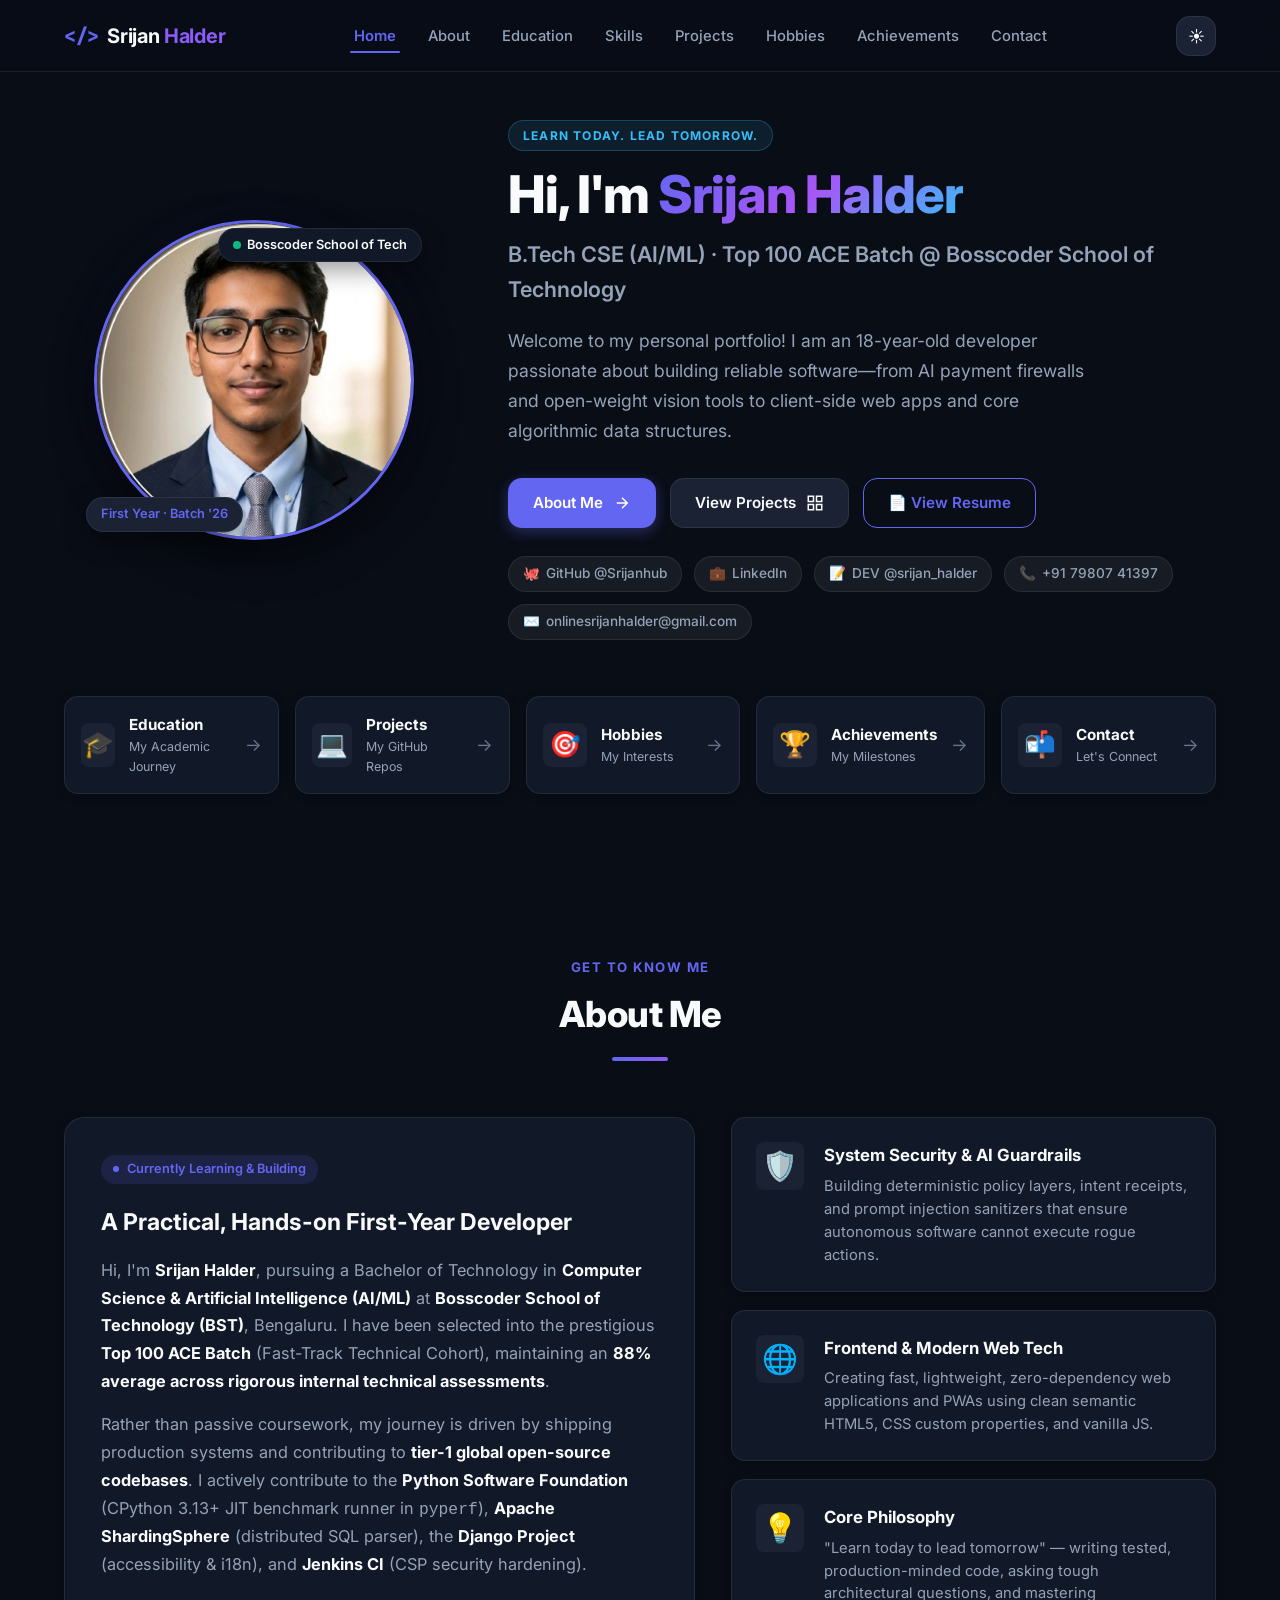
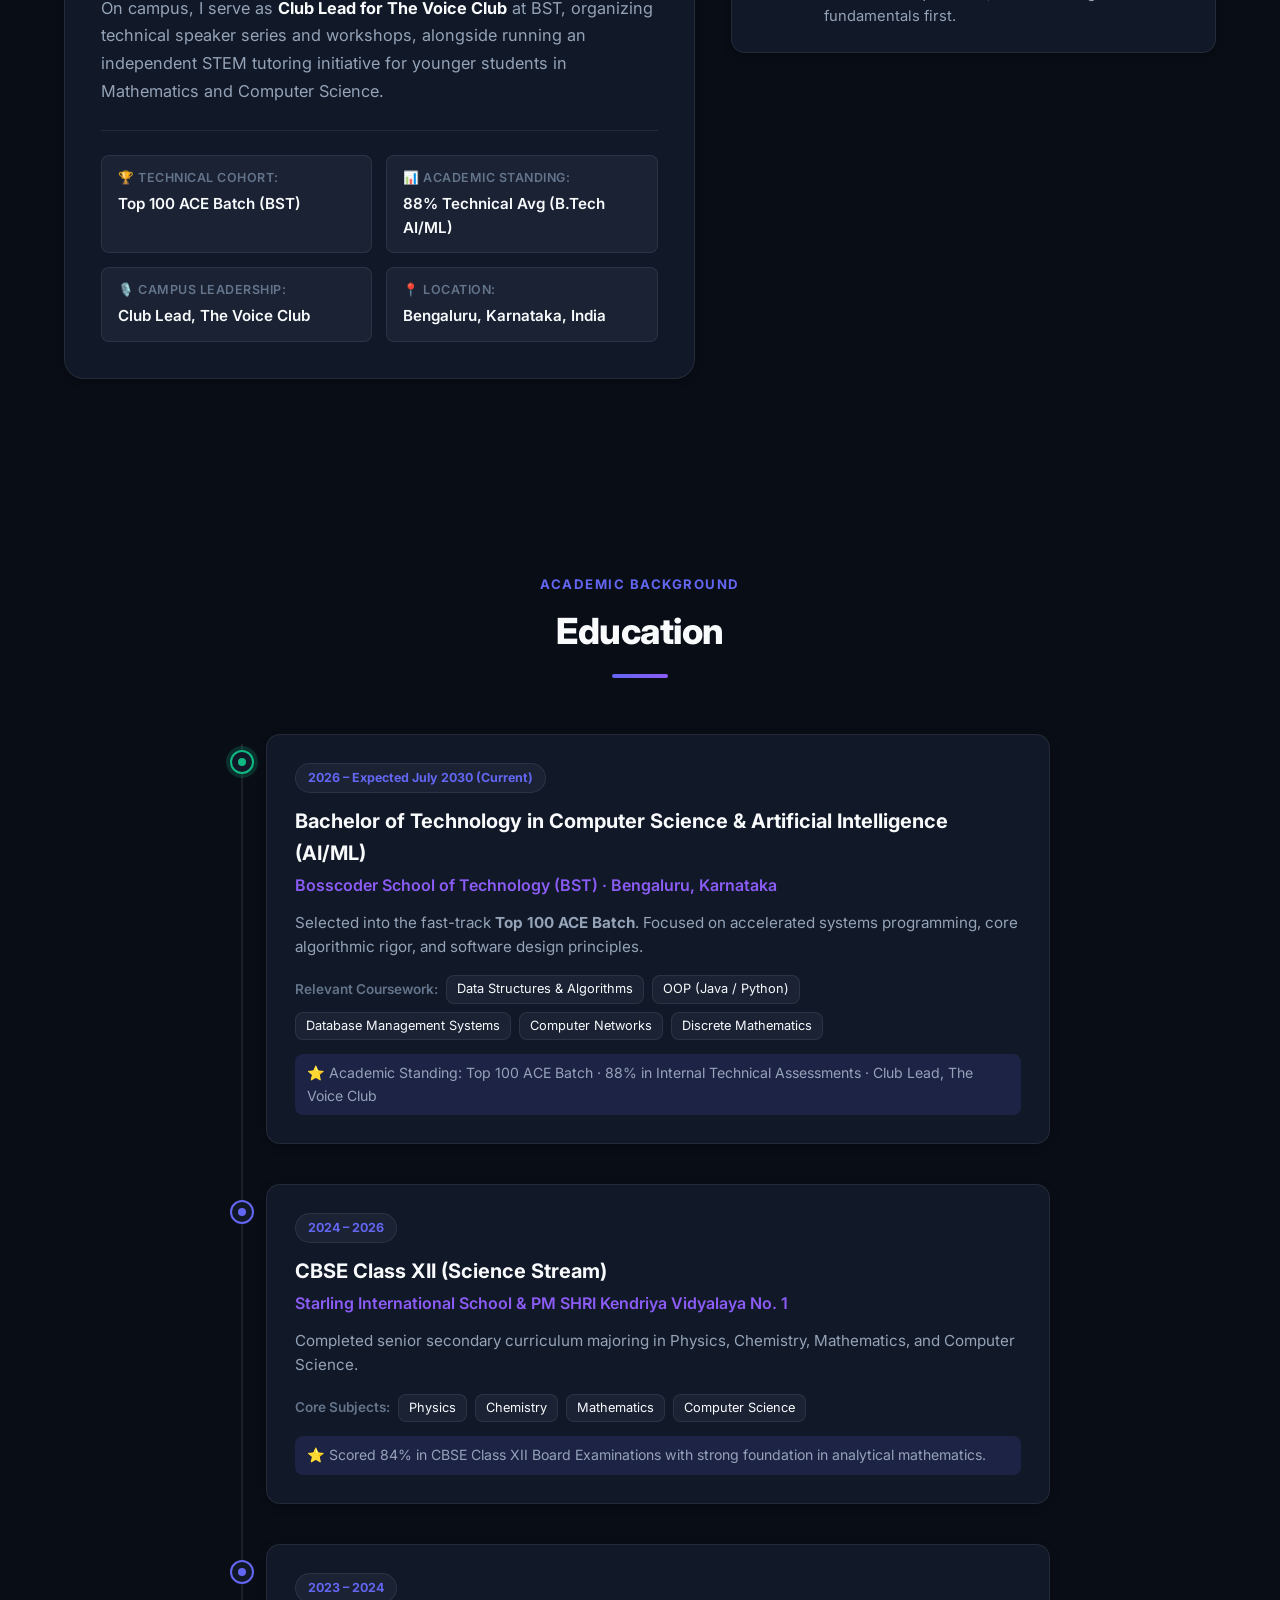
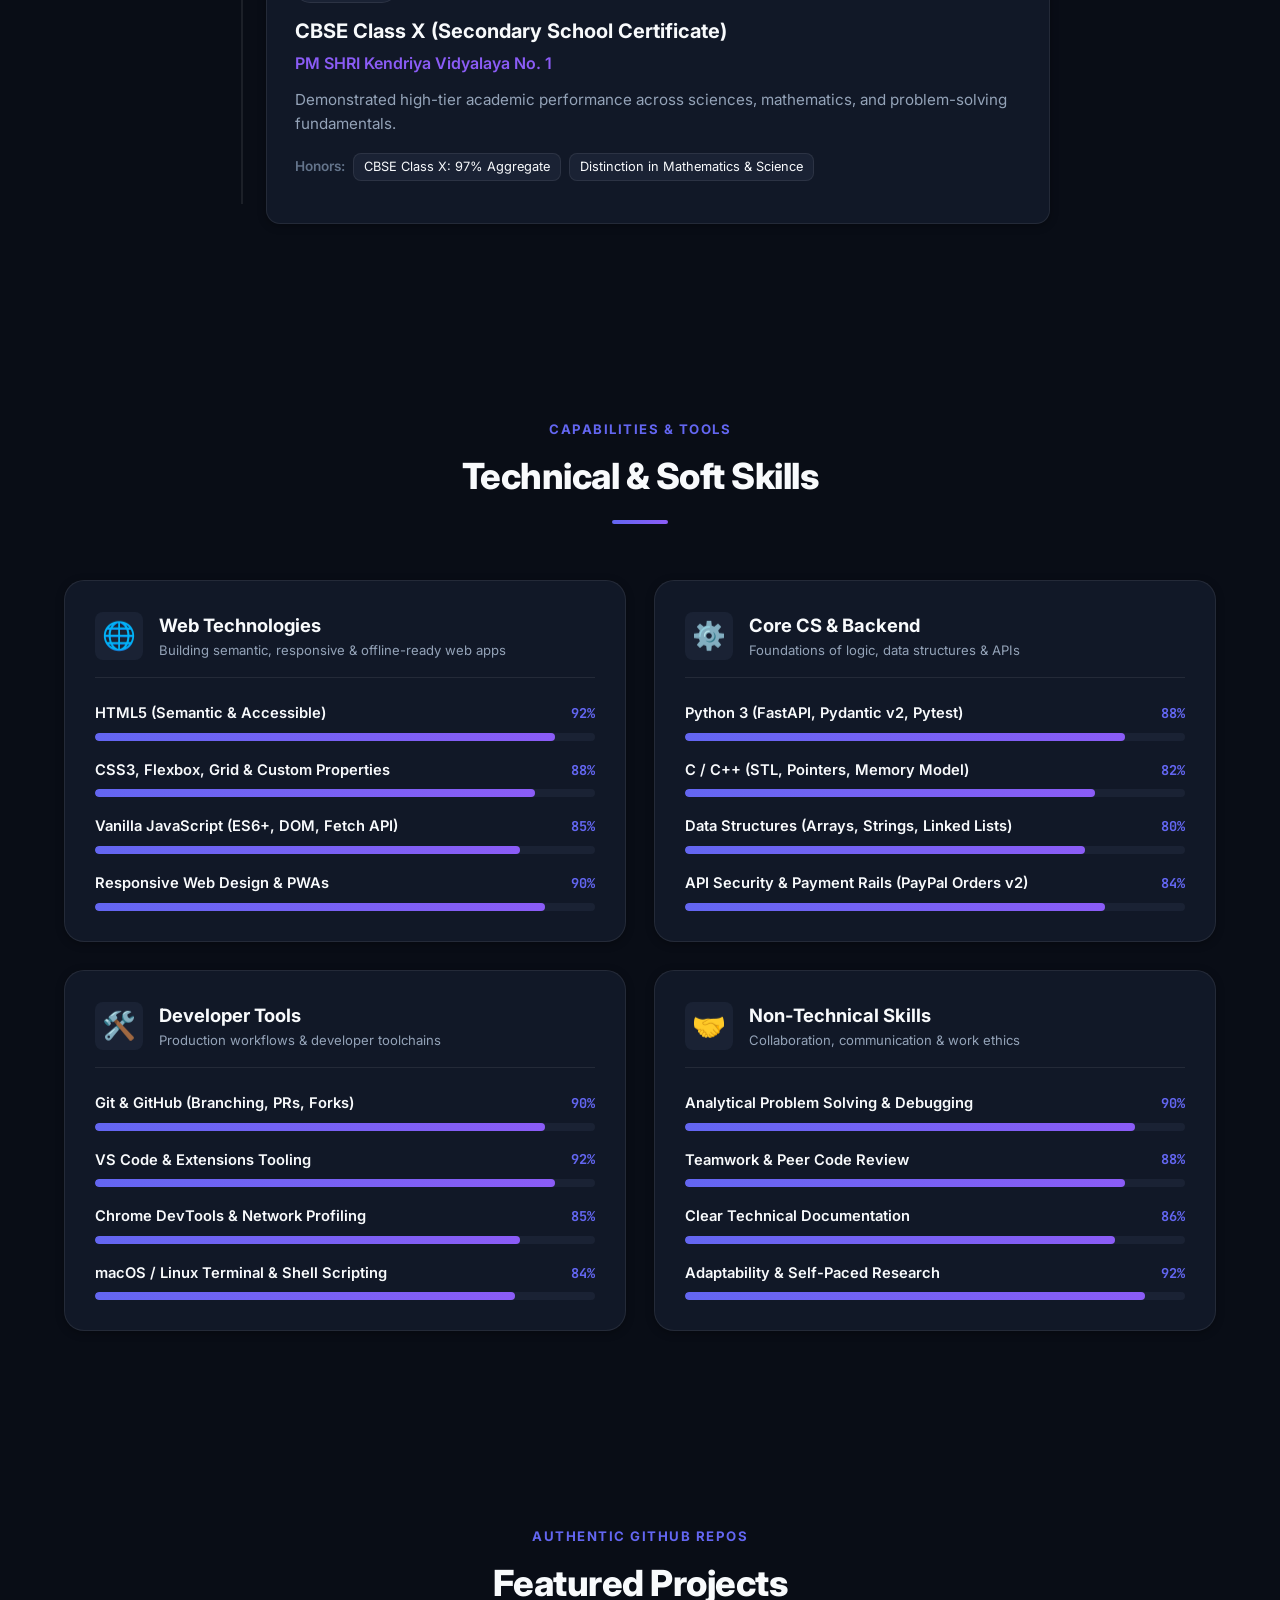
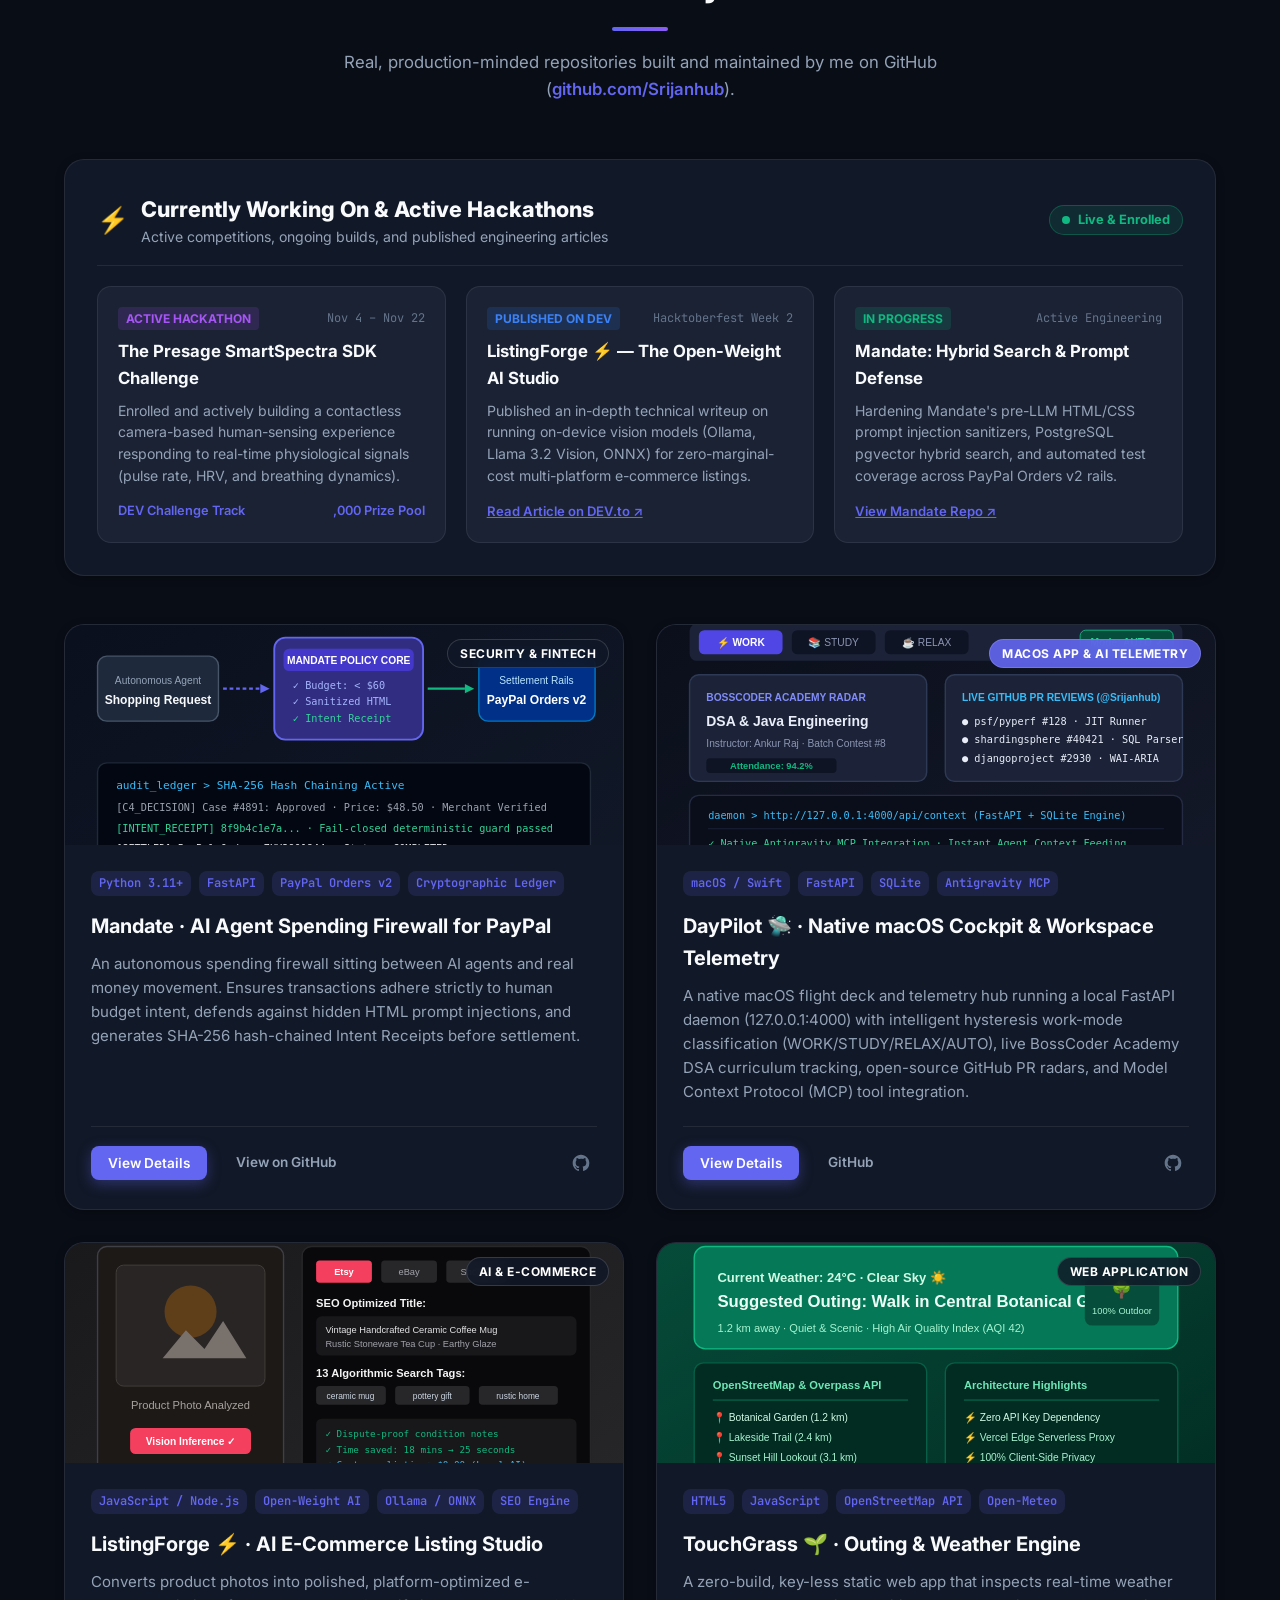
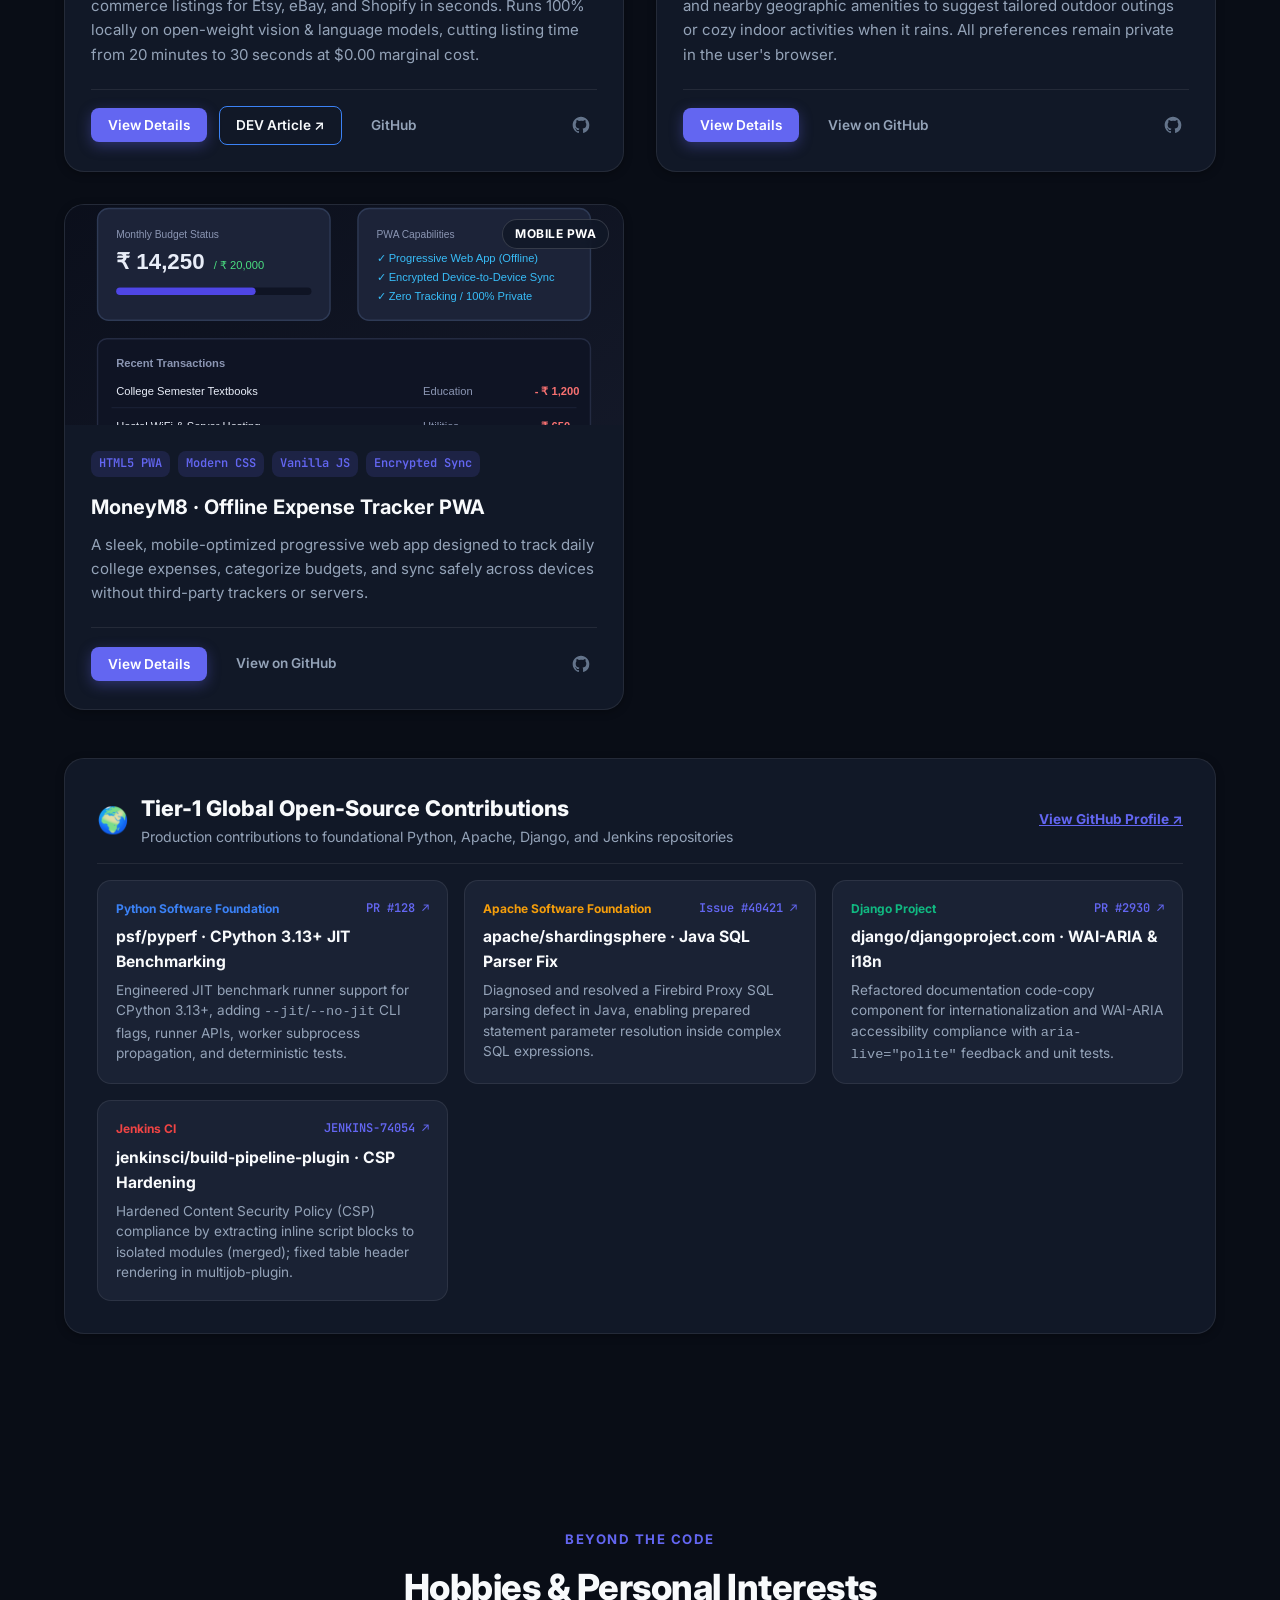
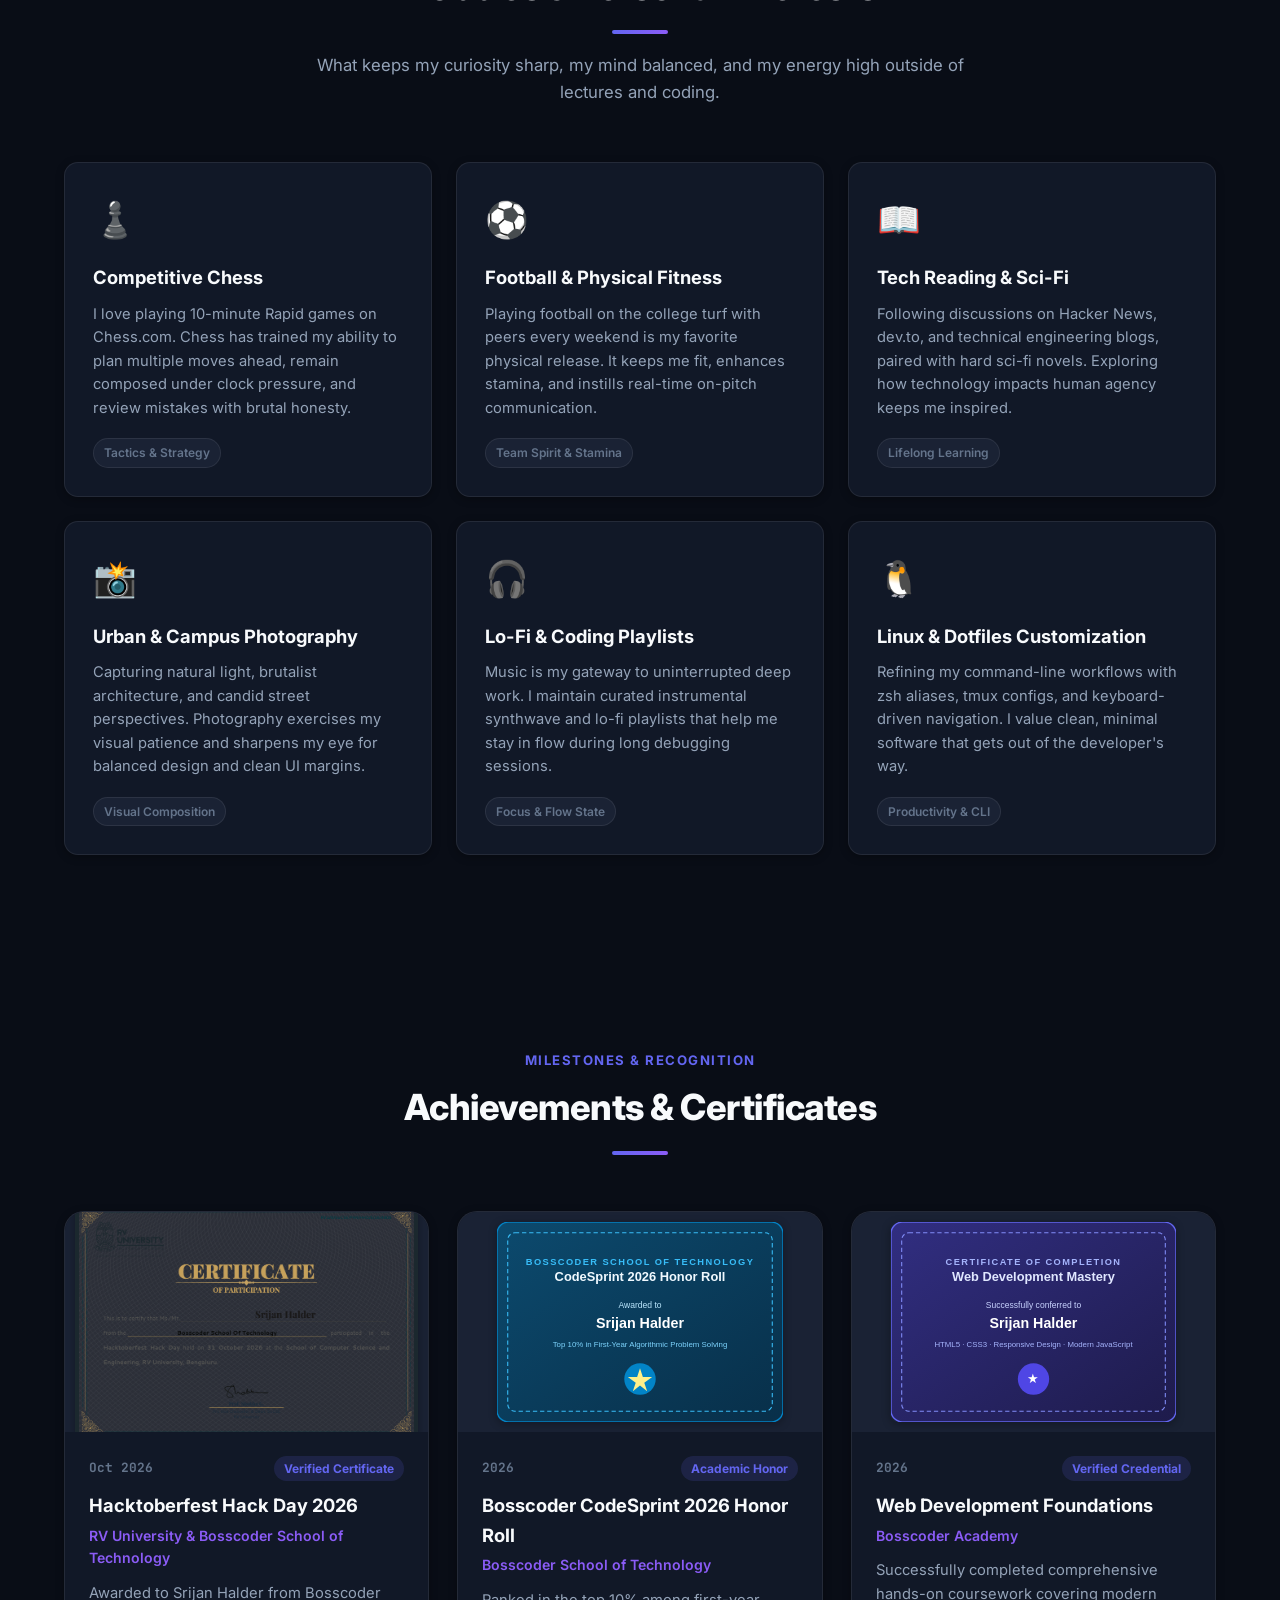
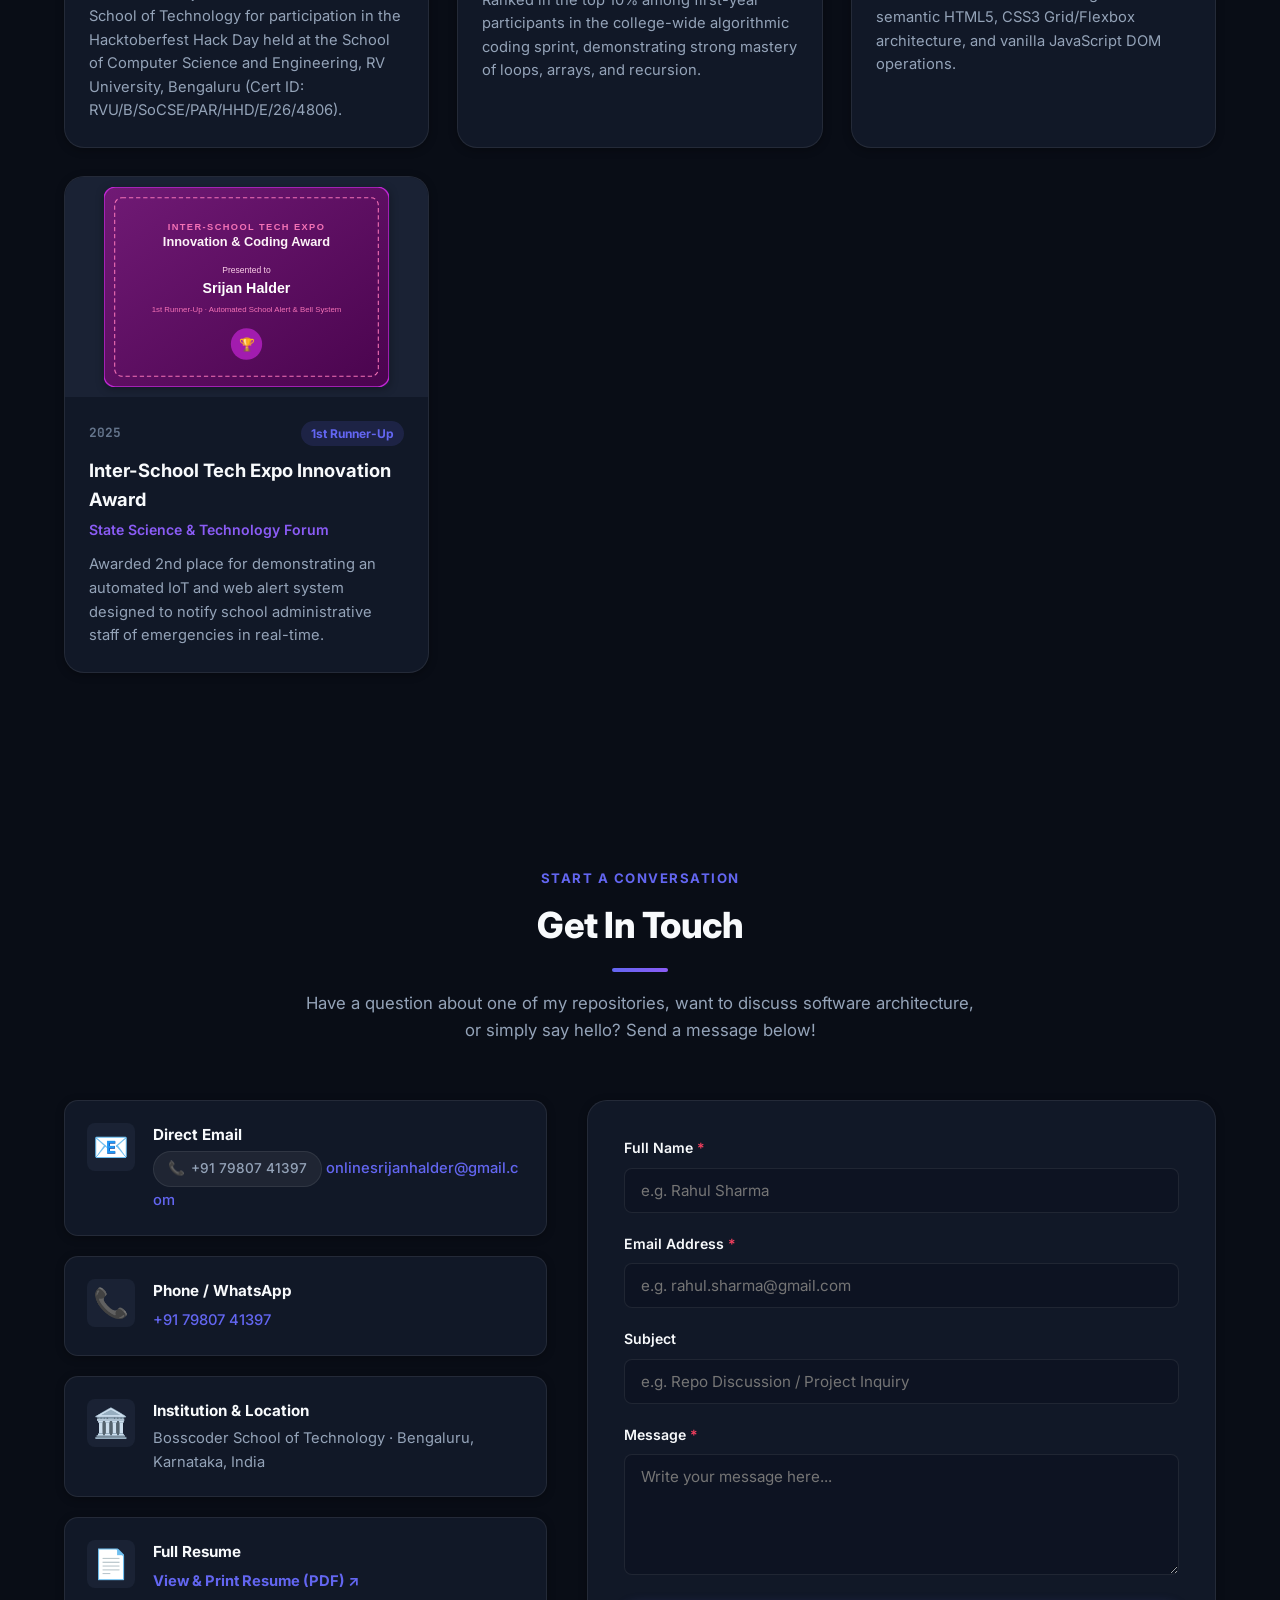
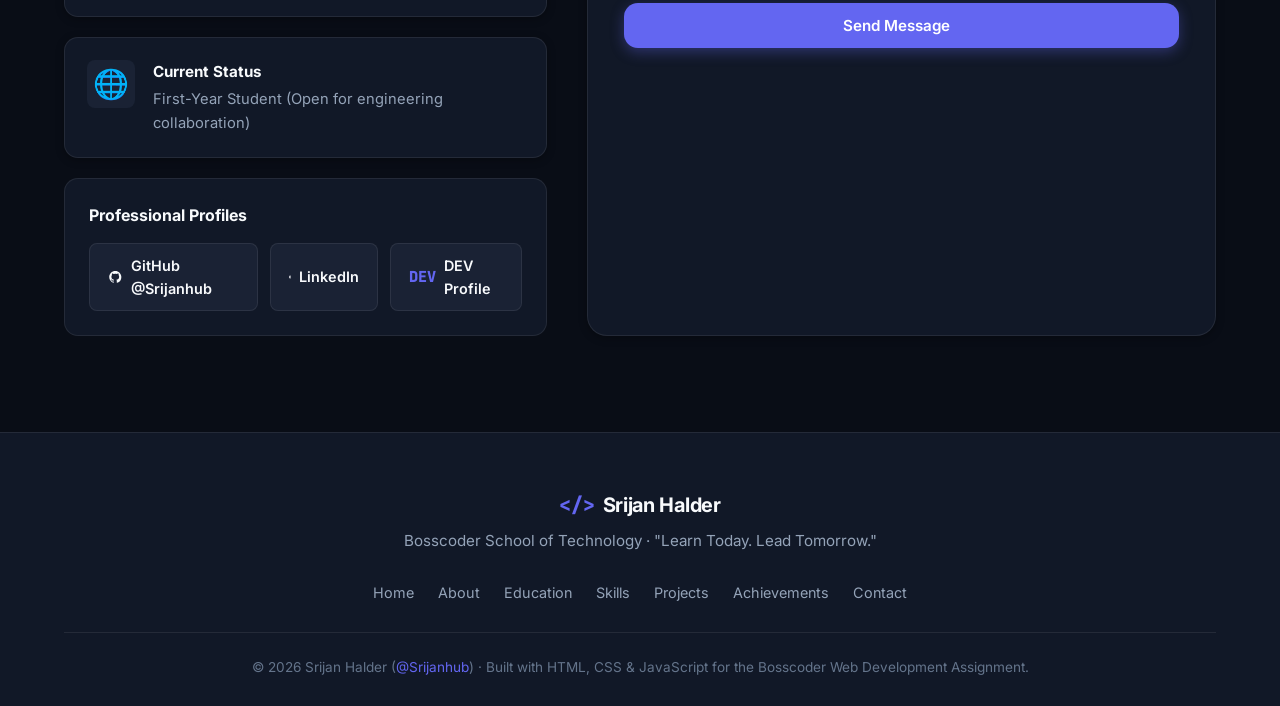
<file: index.html>
<!DOCTYPE html>
<html lang="en" data-theme="dark">
<head>
  <meta charset="UTF-8">
  <meta name="viewport" content="width=device-width, initial-scale=1.0">
  <title>Srijan Halder | First-Year CS Student | Bosscoder School of Technology</title>
  
  <!-- Meta tags for SEO & sharing -->
  <meta name="description" content="Personal Portfolio of Srijan Halder, First-Year Computer Science Student at Bosscoder School of Technology. Explore my authentic projects, skills, education, and open-source contributions.">
  <meta name="author" content="Srijan Halder">
  
  <!-- Favicon -->
  <link rel="icon" type="image/svg+xml" href="assets/favicon.svg">
  
  <!-- Google Fonts: Inter & JetBrains Mono -->
  <link rel="preconnect" href="https://fonts.googleapis.com">
  <link rel="preconnect" href="https://fonts.gstatic.com" crossorigin>
  <link href="https://fonts.googleapis.com/css2?family=Inter:wght@300;400;500;600;700;800&family=JetBrains+Mono:wght@400;500;600&display=swap" rel="stylesheet">
  
  <!-- Stylesheet -->
  <link rel="stylesheet" href="style.css">
</head>
<body>

  <!-- ==================== HEADER & NAVBAR ==================== -->
  <header class="site-header" id="header">
    <div class="nav-container">
      <a href="#home" class="brand-logo">
        <span class="logo-code">&lt;/&gt;</span>
        <span class="logo-name">Srijan <span class="logo-accent">Halder</span></span>
      </a>

      <!-- Desktop Navigation Menu -->
      <nav class="nav-menu" id="nav-menu" aria-label="Main Navigation">
        <ul class="nav-list">
          <li class="nav-item"><a href="#home" class="nav-link active">Home</a></li>
          <li class="nav-item"><a href="#about" class="nav-link">About</a></li>
          <li class="nav-item"><a href="#education" class="nav-link">Education</a></li>
          <li class="nav-item"><a href="#skills" class="nav-link">Skills</a></li>
          <li class="nav-item"><a href="#projects" class="nav-link">Projects</a></li>
          <li class="nav-item"><a href="#hobbies" class="nav-link">Hobbies</a></li>
          <li class="nav-item"><a href="#achievements" class="nav-link">Achievements</a></li>
          <li class="nav-item"><a href="#contact" class="nav-link">Contact</a></li>
        </ul>
      </nav>

      <!-- Right Controls: Theme Toggle & Mobile Menu Button -->
      <div class="nav-controls">
        <button id="theme-toggle" class="theme-btn" aria-label="Switch Light/Dark Theme" title="Toggle Theme">
          <span class="theme-icon sun-icon" aria-hidden="true">☀️</span>
          <span class="theme-icon moon-icon" aria-hidden="true">🌙</span>
        </button>

        <button id="nav-toggle" class="hamburger-btn" aria-label="Toggle Navigation Menu" aria-expanded="false">
          <span class="bar"></span>
          <span class="bar"></span>
          <span class="bar"></span>
        </button>
      </div>
    </div>
  </header>

  <main>
    <!-- ==================== 1. HOME SECTION ==================== -->
    <section class="section hero-section" id="home">
      <div class="container hero-container">
        
        <!-- Left: Profile Avatar & Badges -->
        <div class="hero-avatar-wrapper">
          <div class="avatar-card">
            <div class="avatar-glow"></div>
            <img src="assets/profile.jpg" alt="Srijan Halder - First Year Student at Bosscoder School of Technology" class="avatar-img" width="340" height="340">
            <div class="avatar-badge bst-badge">
              <span class="badge-dot"></span> Bosscoder School of Tech
            </div>
            <div class="avatar-badge year-badge">First Year · Batch '26</div>
          </div>
        </div>

        <!-- Right: Introduction & Actions -->
        <div class="hero-content">
          <div class="hero-tagline">
            <span class="motto-pill">LEARN TODAY. LEAD TOMORROW.</span>
          </div>

          <h1 class="hero-title">
            Hi, I'm <span class="gradient-text">Srijan Halder</span>
          </h1>

          <h2 class="hero-subtitle">
            B.Tech CSE (AI/ML) · Top 100 ACE Batch @ Bosscoder School of Technology
          </h2>

          <p class="hero-desc">
            Welcome to my personal portfolio! I am an 18-year-old developer passionate about building reliable software—from AI payment firewalls and open-weight vision tools to client-side web apps and core algorithmic data structures.
          </p>

          <!-- Call to action buttons -->
          <div class="hero-cta-group">
            <a href="#about" class="btn btn-primary">
              <span>About Me</span>
              <svg width="18" height="18" viewBox="0 0 24 24" fill="none" stroke="currentColor" stroke-width="2"><path d="M5 12h14M12 5l7 7-7 7"/></svg>
            </a>
            <a href="#projects" class="btn btn-secondary">
              <span>View Projects</span>
              <svg width="18" height="18" viewBox="0 0 24 24" fill="none" stroke="currentColor" stroke-width="2"><path d="M3 3h7v7H3zM14 3h7v7h-7zM14 14h7v7h-7zM3 14h7v7H3z"/></svg>
            </a>
            <a href="resume.html" target="_blank" rel="noopener noreferrer" class="btn btn-outline" style="border-color: var(--primary); color: var(--primary);">
              <span>📄 View Resume</span>
            </a>
          </div>

          <!-- Quick Social & Info Links -->
          <div class="hero-social-links">
            <a href="https://github.com/Srijanhub" target="_blank" rel="noopener noreferrer" class="social-chip" title="GitHub Profile">
              <span class="chip-icon">🐙</span> GitHub @Srijanhub
            </a>
            <a href="https://www.linkedin.com/in/srijan-halder-873537428" target="_blank" rel="noopener noreferrer" class="social-chip" title="LinkedIn Profile">
              <span class="chip-icon">💼</span> LinkedIn
            </a>
            <a href="https://dev.to/srijan_halder_7d1097cfad9" target="_blank" rel="noopener noreferrer" class="social-chip" title="DEV Community Profile">
              <span class="chip-icon">📝</span> DEV @srijan_halder
            </a>
                        <a href="tel:+917980741397" class="social-chip" title="Call / WhatsApp">
              <span class="chip-icon">📞</span> +91 79807 41397
            </a>
            <a href="mailto:onlinesrijanhalder@gmail.com" class="social-chip" title="Send Email">
              <span class="chip-icon">✉️</span> onlinesrijanhalder@gmail.com
            </a>
          </div>
        </div>

      </div>

      <!-- Quick Section Jump Cards (Page 5 Reference) -->
      <div class="container quick-nav-container">
        <div class="quick-nav-grid">
          <a href="#education" class="quick-card">
            <div class="quick-card-icon edu-icon">🎓</div>
            <div class="quick-card-text">
              <h4>Education</h4>
              <p>My Academic Journey</p>
            </div>
            <span class="quick-card-arrow">→</span>
          </a>

          <a href="#projects" class="quick-card">
            <div class="quick-card-icon proj-icon">💻</div>
            <div class="quick-card-text">
              <h4>Projects</h4>
              <p>My GitHub Repos</p>
            </div>
            <span class="quick-card-arrow">→</span>
          </a>

          <a href="#hobbies" class="quick-card">
            <div class="quick-card-icon hob-icon">🎯</div>
            <div class="quick-card-text">
              <h4>Hobbies</h4>
              <p>My Interests</p>
            </div>
            <span class="quick-card-arrow">→</span>
          </a>

          <a href="#achievements" class="quick-card">
            <div class="quick-card-icon ach-icon">🏆</div>
            <div class="quick-card-text">
              <h4>Achievements</h4>
              <p>My Milestones</p>
            </div>
            <span class="quick-card-arrow">→</span>
          </a>

          <a href="#contact" class="quick-card">
            <div class="quick-card-icon con-icon">📬</div>
            <div class="quick-card-text">
              <h4>Contact</h4>
              <p>Let's Connect</p>
            </div>
            <span class="quick-card-arrow">→</span>
          </a>
        </div>
      </div>
    </section>


    <!-- ==================== 2. ABOUT ME SECTION ==================== -->
    <section class="section about-section" id="about">
      <div class="container">
        <div class="section-header">
          <span class="section-tag">Get To Know Me</span>
          <h2 class="section-title">About Me</h2>
          <div class="title-underline"></div>
        </div>

        <div class="about-grid">
          <!-- Left Bio Card -->
          <div class="about-card main-bio-card">
            <div class="bio-badge">
              <span class="bio-status-dot"></span> Currently Learning &amp; Building
            </div>
            <h3 class="about-subheading">A Practical, Hands-on First-Year Developer</h3>
            <p class="about-text">
              Hi, I'm <strong>Srijan Halder</strong>, pursuing a Bachelor of Technology in <strong>Computer Science &amp; Artificial Intelligence (AI/ML)</strong> at <strong>Bosscoder School of Technology (BST)</strong>, Bengaluru. I have been selected into the prestigious <strong>Top 100 ACE Batch</strong> (Fast-Track Technical Cohort), maintaining an <strong>88% average across rigorous internal technical assessments</strong>.
            </p>
            <p class="about-text">
              Rather than passive coursework, my journey is driven by shipping production systems and contributing to <strong>tier-1 global open-source codebases</strong>. I actively contribute to the <strong>Python Software Foundation</strong> (CPython 3.13+ JIT benchmark runner in <code>pyperf</code>), <strong>Apache ShardingSphere</strong> (distributed SQL parser), the <strong>Django Project</strong> (accessibility &amp; i18n), and <strong>Jenkins CI</strong> (CSP security hardening).
            </p>
            <p class="about-text">
              On campus, I serve as <strong>Club Lead for The Voice Club</strong> at BST, organizing technical speaker series and workshops, alongside running an independent STEM tutoring initiative for younger students in Mathematics and Computer Science.
            </p>

            <!-- Key Info List -->
            <div class="info-chips-grid">
              <div class="info-chip">
                <span class="chip-label">🏆 Technical Cohort:</span>
                <span class="chip-value">Top 100 ACE Batch (BST)</span>
              </div>
              <div class="info-chip">
                <span class="chip-label">📊 Academic Standing:</span>
                <span class="chip-value">88% Technical Avg (B.Tech AI/ML)</span>
              </div>
              <div class="info-chip">
                <span class="chip-label">🎙️ Campus Leadership:</span>
                <span class="chip-value">Club Lead, The Voice Club</span>
              </div>
              <div class="info-chip">
                <span class="chip-label">📍 Location:</span>
                <span class="chip-value">Bengaluru, Karnataka, India</span>
              </div>
            </div>
          </div>

          <!-- Right Pillars / Focus Cards -->
          <div class="about-pillars">
            <div class="pillar-card">
              <div class="pillar-icon">🛡️</div>
              <div class="pillar-info">
                <h4>System Security &amp; AI Guardrails</h4>
                <p>Building deterministic policy layers, intent receipts, and prompt injection sanitizers that ensure autonomous software cannot execute rogue actions.</p>
              </div>
            </div>

            <div class="pillar-card">
              <div class="pillar-icon">🌐</div>
              <div class="pillar-info">
                <h4>Frontend &amp; Modern Web Tech</h4>
                <p>Creating fast, lightweight, zero-dependency web applications and PWAs using clean semantic HTML5, CSS custom properties, and vanilla JS.</p>
              </div>
            </div>

            <div class="pillar-card">
              <div class="pillar-icon">💡</div>
              <div class="pillar-info">
                <h4>Core Philosophy</h4>
                <p>"Learn today to lead tomorrow" — writing tested, production-minded code, asking tough architectural questions, and mastering fundamentals first.</p>
              </div>
            </div>
          </div>
        </div>
      </div>
    </section>


    <!-- ==================== 3. EDUCATION SECTION ==================== -->
    <section class="section education-section" id="education">
      <div class="container">
        <div class="section-header">
          <span class="section-tag">Academic Background</span>
          <h2 class="section-title">Education</h2>
          <div class="title-underline"></div>
        </div>

        <div class="timeline">
          
          <!-- Item 1: Bosscoder School of Technology -->
          <div class="timeline-item current-step">
            <div class="timeline-dot">
              <span class="dot-inner"></span>
            </div>
            <div class="timeline-card">
              <div class="timeline-badge">2026 – Expected July 2030 (Current)</div>
              <h3 class="timeline-degree">Bachelor of Technology in Computer Science &amp; Artificial Intelligence (AI/ML)</h3>
              <h4 class="timeline-institute">Bosscoder School of Technology (BST) · Bengaluru, Karnataka</h4>
              <p class="timeline-desc">
                Selected into the fast-track <strong>Top 100 ACE Batch</strong>. Focused on accelerated systems programming, core algorithmic rigor, and software design principles.
              </p>
              <div class="timeline-courses">
                <span class="course-label">Relevant Coursework:</span>
                <span class="tag">Data Structures &amp; Algorithms</span>
                <span class="tag">OOP (Java / Python)</span>
                <span class="tag">Database Management Systems</span>
                <span class="tag">Computer Networks</span>
                <span class="tag">Discrete Mathematics</span>
              </div>
              <div class="timeline-highlight">
                ⭐ Academic Standing: Top 100 ACE Batch · 88% in Internal Technical Assessments · Club Lead, The Voice Club
              </div>
            </div>
          </div>

          <!-- Item 2: Higher Secondary (Class XII) -->
          <div class="timeline-item">
            <div class="timeline-dot">
              <span class="dot-inner"></span>
            </div>
            <div class="timeline-card">
              <div class="timeline-badge">2024 – 2026</div>
              <h3 class="timeline-degree">CBSE Class XII (Science Stream)</h3>
              <h4 class="timeline-institute">Starling International School &amp; PM SHRI Kendriya Vidyalaya No. 1</h4>
              <p class="timeline-desc">
                Completed senior secondary curriculum majoring in Physics, Chemistry, Mathematics, and Computer Science.
              </p>
              <div class="timeline-courses">
                <span class="course-label">Core Subjects:</span>
                <span class="tag">Physics</span>
                <span class="tag">Chemistry</span>
                <span class="tag">Mathematics</span>
                <span class="tag">Computer Science</span>
              </div>
              <div class="timeline-highlight">
                ⭐ Scored 84% in CBSE Class XII Board Examinations with strong foundation in analytical mathematics.
              </div>
            </div>
          </div>

          <!-- Item 3: Secondary School (Class X) -->
          <div class="timeline-item">
            <div class="timeline-dot">
              <span class="dot-inner"></span>
            </div>
            <div class="timeline-card">
              <div class="timeline-badge">2023 – 2024</div>
              <h3 class="timeline-degree">CBSE Class X (Secondary School Certificate)</h3>
              <h4 class="timeline-institute">PM SHRI Kendriya Vidyalaya No. 1</h4>
              <p class="timeline-desc">
                Demonstrated high-tier academic performance across sciences, mathematics, and problem-solving fundamentals.
              </p>
              <div class="timeline-courses">
                <span class="course-label">Honors:</span>
                <span class="tag">CBSE Class X: 97% Aggregate</span>
                <span class="tag">Distinction in Mathematics &amp; Science</span>
              </div>
            </div>
          </div>

        </div>
      </div>
    </section>


    <!-- ==================== 4. SKILLS SECTION ==================== -->
    <section class="section skills-section" id="skills">
      <div class="container">
        <div class="section-header">
          <span class="section-tag">Capabilities &amp; Tools</span>
          <h2 class="section-title">Technical &amp; Soft Skills</h2>
          <div class="title-underline"></div>
        </div>

        <div class="skills-grid">
          
          <!-- Category 1: Web Technologies -->
          <div class="skill-category-card">
            <div class="category-header">
              <div class="cat-icon">🌐</div>
              <div>
                <h3 class="cat-title">Web Technologies</h3>
                <p class="cat-subtitle">Building semantic, responsive &amp; offline-ready web apps</p>
              </div>
            </div>

            <div class="skills-list">
              <div class="skill-item">
                <div class="skill-info">
                  <span class="skill-name">HTML5 (Semantic &amp; Accessible)</span>
                  <span class="skill-percent">92%</span>
                </div>
                <div class="progress-bar-bg">
                  <div class="progress-bar-fill" data-progress="92"></div>
                </div>
              </div>

              <div class="skill-item">
                <div class="skill-info">
                  <span class="skill-name">CSS3, Flexbox, Grid &amp; Custom Properties</span>
                  <span class="skill-percent">88%</span>
                </div>
                <div class="progress-bar-bg">
                  <div class="progress-bar-fill" data-progress="88"></div>
                </div>
              </div>

              <div class="skill-item">
                <div class="skill-info">
                  <span class="skill-name">Vanilla JavaScript (ES6+, DOM, Fetch API)</span>
                  <span class="skill-percent">85%</span>
                </div>
                <div class="progress-bar-bg">
                  <div class="progress-bar-fill" data-progress="85"></div>
                </div>
              </div>

              <div class="skill-item">
                <div class="skill-info">
                  <span class="skill-name">Responsive Web Design &amp; PWAs</span>
                  <span class="skill-percent">90%</span>
                </div>
                <div class="progress-bar-bg">
                  <div class="progress-bar-fill" data-progress="90"></div>
                </div>
              </div>
            </div>
          </div>

          <!-- Category 2: Backend, Security & Core CS -->
          <div class="skill-category-card">
            <div class="category-header">
              <div class="cat-icon">⚙️</div>
              <div>
                <h3 class="cat-title">Core CS &amp; Backend</h3>
                <p class="cat-subtitle">Foundations of logic, data structures &amp; APIs</p>
              </div>
            </div>

            <div class="skills-list">
              <div class="skill-item">
                <div class="skill-info">
                  <span class="skill-name">Python 3 (FastAPI, Pydantic v2, Pytest)</span>
                  <span class="skill-percent">88%</span>
                </div>
                <div class="progress-bar-bg">
                  <div class="progress-bar-fill" data-progress="88"></div>
                </div>
              </div>

              <div class="skill-item">
                <div class="skill-info">
                  <span class="skill-name">C / C++ (STL, Pointers, Memory Model)</span>
                  <span class="skill-percent">82%</span>
                </div>
                <div class="progress-bar-bg">
                  <div class="progress-bar-fill" data-progress="82"></div>
                </div>
              </div>

              <div class="skill-item">
                <div class="skill-info">
                  <span class="skill-name">Data Structures (Arrays, Strings, Linked Lists)</span>
                  <span class="skill-percent">80%</span>
                </div>
                <div class="progress-bar-bg">
                  <div class="progress-bar-fill" data-progress="80"></div>
                </div>
              </div>

              <div class="skill-item">
                <div class="skill-info">
                  <span class="skill-name">API Security &amp; Payment Rails (PayPal Orders v2)</span>
                  <span class="skill-percent">84%</span>
                </div>
                <div class="progress-bar-bg">
                  <div class="progress-bar-fill" data-progress="84"></div>
                </div>
              </div>
            </div>
          </div>

          <!-- Category 3: Developer Tools & Workflow -->
          <div class="skill-category-card">
            <div class="category-header">
              <div class="cat-icon">🛠️</div>
              <div>
                <h3 class="cat-title">Developer Tools</h3>
                <p class="cat-subtitle">Production workflows &amp; developer toolchains</p>
              </div>
            </div>

            <div class="skills-list">
              <div class="skill-item">
                <div class="skill-info">
                  <span class="skill-name">Git &amp; GitHub (Branching, PRs, Forks)</span>
                  <span class="skill-percent">90%</span>
                </div>
                <div class="progress-bar-bg">
                  <div class="progress-bar-fill" data-progress="90"></div>
                </div>
              </div>

              <div class="skill-item">
                <div class="skill-info">
                  <span class="skill-name">VS Code &amp; Extensions Tooling</span>
                  <span class="skill-percent">92%</span>
                </div>
                <div class="progress-bar-bg">
                  <div class="progress-bar-fill" data-progress="92"></div>
                </div>
              </div>

              <div class="skill-item">
                <div class="skill-info">
                  <span class="skill-name">Chrome DevTools &amp; Network Profiling</span>
                  <span class="skill-percent">85%</span>
                </div>
                <div class="progress-bar-bg">
                  <div class="progress-bar-fill" data-progress="85"></div>
                </div>
              </div>

              <div class="skill-item">
                <div class="skill-info">
                  <span class="skill-name">macOS / Linux Terminal &amp; Shell Scripting</span>
                  <span class="skill-percent">84%</span>
                </div>
                <div class="progress-bar-bg">
                  <div class="progress-bar-fill" data-progress="84"></div>
                </div>
              </div>
            </div>
          </div>

          <!-- Category 4: Professional & Non-Technical Skills -->
          <div class="skill-category-card">
            <div class="category-header">
              <div class="cat-icon">🤝</div>
              <div>
                <h3 class="cat-title">Non-Technical Skills</h3>
                <p class="cat-subtitle">Collaboration, communication &amp; work ethics</p>
              </div>
            </div>

            <div class="skills-list">
              <div class="skill-item">
                <div class="skill-info">
                  <span class="skill-name">Analytical Problem Solving &amp; Debugging</span>
                  <span class="skill-percent">90%</span>
                </div>
                <div class="progress-bar-bg">
                  <div class="progress-bar-fill" data-progress="90"></div>
                </div>
              </div>

              <div class="skill-item">
                <div class="skill-info">
                  <span class="skill-name">Teamwork &amp; Peer Code Review</span>
                  <span class="skill-percent">88%</span>
                </div>
                <div class="progress-bar-bg">
                  <div class="progress-bar-fill" data-progress="88"></div>
                </div>
              </div>

              <div class="skill-item">
                <div class="skill-info">
                  <span class="skill-name">Clear Technical Documentation</span>
                  <span class="skill-percent">86%</span>
                </div>
                <div class="progress-bar-bg">
                  <div class="progress-bar-fill" data-progress="86"></div>
                </div>
              </div>

              <div class="skill-item">
                <div class="skill-info">
                  <span class="skill-name">Adaptability &amp; Self-Paced Research</span>
                  <span class="skill-percent">92%</span>
                </div>
                <div class="progress-bar-bg">
                  <div class="progress-bar-fill" data-progress="92"></div>
                </div>
              </div>
            </div>
          </div>

        </div>
      </div>
    </section>


    <!-- ==================== 5. PROJECTS SECTION ==================== -->
    <section class="section projects-section" id="projects">
      <div class="container">
        <div class="section-header">
          <span class="section-tag">Authentic GitHub Repos</span>
          <h2 class="section-title">Featured Projects</h2>
          <div class="title-underline"></div>
          <p class="section-desc">Real, production-minded repositories built and maintained by me on GitHub (<a href="https://github.com/Srijanhub" target="_blank" rel="noopener noreferrer" style="color: var(--primary); font-weight: 600;">github.com/Srijanhub</a>).</p>
        </div>

        <!-- In-Flight Work & Active Hackathons Banner -->
        <div class="current-work-container" style="margin-bottom: 48px; background: var(--bg-surface); border: 1px solid var(--border-color); border-radius: var(--radius-lg); padding: 32px; box-shadow: var(--shadow-sm);">
          <div style="display: flex; align-items: center; justify-content: space-between; flex-wrap: wrap; gap: 12px; margin-bottom: 20px; border-bottom: 1px solid var(--border-color); padding-bottom: 16px;">
            <div style="display: flex; align-items: center; gap: 12px;">
              <span style="font-size: 1.6rem;">⚡</span>
              <div>
                <h3 style="font-size: 1.35rem; font-weight: 800; color: var(--text-main);">Currently Working On &amp; Active Hackathons</h3>
                <p style="font-size: 0.88rem; color: var(--text-muted);">Active competitions, ongoing builds, and published engineering articles</p>
              </div>
            </div>
            <span style="display: inline-flex; align-items: center; gap: 8px; font-size: 0.8rem; font-weight: 700; background: rgba(16, 185, 129, 0.12); color: var(--accent-emerald); border: 1px solid rgba(16, 185, 129, 0.3); padding: 4px 12px; border-radius: var(--radius-full);">
              <span class="badge-dot"></span> Live &amp; Enrolled
            </span>
          </div>

          <div style="display: grid; grid-template-columns: repeat(auto-fit, minmax(280px, 1fr)); gap: 20px;">
            <!-- Card 1: Presage Challenge -->
            <div style="background: var(--bg-surface-elevated); border: 1px solid var(--border-color); border-radius: var(--radius-md); padding: 20px; display: flex; flex-direction: column;">
              <div style="display: flex; justify-content: space-between; align-items: center; margin-bottom: 8px;">
                <span style="font-size: 0.75rem; font-weight: 700; color: #a855f7; background: rgba(168, 85, 247, 0.15); padding: 2px 8px; border-radius: 4px;">ACTIVE HACKATHON</span>
                <span style="font-size: 0.75rem; font-family: var(--font-mono); color: var(--text-dim);">Nov 4 – Nov 22</span>
              </div>
              <h4 style="font-size: 1.05rem; font-weight: 700; color: var(--text-main); margin-bottom: 8px;">The Presage SmartSpectra SDK Challenge</h4>
              <p style="font-size: 0.88rem; color: var(--text-muted); line-height: 1.55; margin-bottom: 14px; flex-grow: 1;">
                Enrolled and actively building a contactless camera-based human-sensing experience responding to real-time physiological signals (pulse rate, HRV, and breathing dynamics).
              </p>
              <div style="display: flex; align-items: center; justify-content: space-between; font-size: 0.8rem; color: var(--primary); font-weight: 600;">
                <span>DEV Challenge Track</span>
                <span>,000 Prize Pool</span>
              </div>
            </div>

            <!-- Card 2: Published Article on DEV -->
            <div style="background: var(--bg-surface-elevated); border: 1px solid var(--border-color); border-radius: var(--radius-md); padding: 20px; display: flex; flex-direction: column;">
              <div style="display: flex; justify-content: space-between; align-items: center; margin-bottom: 8px;">
                <span style="font-size: 0.75rem; font-weight: 700; color: #3b82f6; background: rgba(59, 130, 246, 0.15); padding: 2px 8px; border-radius: 4px;">PUBLISHED ON DEV</span>
                <span style="font-size: 0.75rem; font-family: var(--font-mono); color: var(--text-dim);">Hacktoberfest Week 2</span>
              </div>
              <h4 style="font-size: 1.05rem; font-weight: 700; color: var(--text-main); margin-bottom: 8px;">ListingForge ⚡ — The Open-Weight AI Studio</h4>
              <p style="font-size: 0.88rem; color: var(--text-muted); line-height: 1.55; margin-bottom: 14px; flex-grow: 1;">
                Published an in-depth technical writeup on running on-device vision models (Ollama, Llama 3.2 Vision, ONNX) for zero-marginal-cost multi-platform e-commerce listings.
              </p>
              <a href="https://dev.to/srijan_halder_7d1097cfad9/listingforge-5600" target="_blank" rel="noopener noreferrer" style="font-size: 0.82rem; color: var(--primary); font-weight: 600; text-decoration: underline;">
                Read Article on DEV.to ↗
              </a>
            </div>

            <!-- Card 3: Mandate & Agent Security -->
            <div style="background: var(--bg-surface-elevated); border: 1px solid var(--border-color); border-radius: var(--radius-md); padding: 20px; display: flex; flex-direction: column;">
              <div style="display: flex; justify-content: space-between; align-items: center; margin-bottom: 8px;">
                <span style="font-size: 0.75rem; font-weight: 700; color: #10b981; background: rgba(16, 185, 129, 0.15); padding: 2px 8px; border-radius: 4px;">IN PROGRESS</span>
                <span style="font-size: 0.75rem; font-family: var(--font-mono); color: var(--text-dim);">Active Engineering</span>
              </div>
              <h4 style="font-size: 1.05rem; font-weight: 700; color: var(--text-main); margin-bottom: 8px;">Mandate: Hybrid Search &amp; Prompt Defense</h4>
              <p style="font-size: 0.88rem; color: var(--text-muted); line-height: 1.55; margin-bottom: 14px; flex-grow: 1;">
                Hardening Mandate's pre-LLM HTML/CSS prompt injection sanitizers, PostgreSQL pgvector hybrid search, and automated test coverage across PayPal Orders v2 rails.
              </p>
              <a href="https://github.com/Srijanhub/mandate" target="_blank" rel="noopener noreferrer" style="font-size: 0.82rem; color: var(--primary); font-weight: 600; text-decoration: underline;">
                View Mandate Repo ↗
              </a>
            </div>
          </div>
        </div>
        <div class="projects-grid">
          
          <!-- Project 1: Mandate -->
          <article class="project-card" data-project-id="mandate">
            <div class="project-img-wrapper">
              <img src="assets/projects/mandate.svg" alt="Mandate Autonomous AI Agent Spending Firewall for PayPal" class="project-img" loading="lazy">
              <span class="project-badge">Security &amp; FinTech</span>
            </div>
            <div class="project-content">
              <div class="project-tags">
                <span class="tech-tag">Python 3.11+</span>
                <span class="tech-tag">FastAPI</span>
                <span class="tech-tag">PayPal Orders v2</span>
                <span class="tech-tag">Cryptographic Ledger</span>
              </div>
              <h3 class="project-title">Mandate · AI Agent Spending Firewall for PayPal</h3>
              <p class="project-desc">
                An autonomous spending firewall sitting between AI agents and real money movement. Ensures transactions adhere strictly to human budget intent, defends against hidden HTML prompt injections, and generates SHA-256 hash-chained Intent Receipts before settlement.
              </p>
              <div class="project-actions">
                <button class="btn btn-sm btn-primary view-details-btn" data-target="mandate">View Details</button>
                <a href="https://github.com/Srijanhub/mandate" target="_blank" rel="noopener noreferrer" class="btn btn-sm btn-ghost">View on GitHub</a>
                <a href="https://github.com/Srijanhub/mandate" target="_blank" rel="noopener noreferrer" class="project-link-icon" title="View Source on GitHub">
                  <svg width="20" height="20" viewBox="0 0 24 24" fill="currentColor"><path d="M12 2C6.477 2 2 6.484 2 12.017c0 4.425 2.865 8.18 6.839 9.504.5.092.682-.217.682-.483 0-.237-.008-.868-.013-1.703-2.782.605-3.369-1.343-3.369-1.343-.454-1.158-1.11-1.466-1.11-1.466-.908-.62.069-.608.069-.608 1.003.07 1.53 1.032 1.53 1.032.892 1.53 2.341 1.088 2.91.832.092-.647.35-1.088.636-1.338-2.22-.253-4.555-1.113-4.555-4.951 0-1.093.39-1.988 1.029-2.688-.103-.253-.446-1.272.098-2.65 0 0 .84-.27 2.75 1.026A9.564 9.564 0 0112 6.844c.85.004 1.705.115 2.504.337 1.909-1.296 2.747-1.027 2.747-1.027.546 1.379.202 2.398.1 2.651.64.7 1.028 1.595 1.028 2.688 0 3.848-2.339 4.695-4.566 4.943.359.309.678.92.678 1.855 0 1.338-.012 2.419-.012 2.747 0 .268.18.58.688.482A10.019 10.019 0 0022 12.017C22 6.484 17.522 2 12 2z"/></svg>
                </a>
              </div>
            </div>
          </article>

                    <!-- Project: DayPilot -->
          <article class="project-card" data-project-id="daypilot">
            <div class="project-img-wrapper">
              <img src="assets/projects/daypilot.svg" alt="DayPilot Native macOS Cockpit and Workspace Telemetry" class="project-img" loading="lazy">
              <span class="project-badge" style="background: rgba(99, 102, 241, 0.9);">macOS App &amp; AI Telemetry</span>
            </div>
            <div class="project-content">
              <div class="project-tags">
                <span class="tech-tag">macOS / Swift</span>
                <span class="tech-tag">FastAPI</span>
                <span class="tech-tag">SQLite</span>
                <span class="tech-tag">Antigravity MCP</span>
              </div>
              <h3 class="project-title">DayPilot 🛸 · Native macOS Cockpit &amp; Workspace Telemetry</h3>
              <p class="project-desc">
                A native macOS flight deck and telemetry hub running a local FastAPI daemon (127.0.0.1:4000) with intelligent hysteresis work-mode classification (WORK/STUDY/RELAX/AUTO), live BossCoder Academy DSA curriculum tracking, open-source GitHub PR radars, and Model Context Protocol (MCP) tool integration.
              </p>
              <div class="project-actions">
                <button class="btn btn-sm btn-primary view-details-btn" data-target="daypilot">View Details</button>
                <a href="https://github.com/Srijanhub" target="_blank" rel="noopener noreferrer" class="btn btn-sm btn-ghost">GitHub</a>
                <a href="https://github.com/Srijanhub" target="_blank" rel="noopener noreferrer" class="project-link-icon" title="View Source on GitHub">
                  <svg width="20" height="20" viewBox="0 0 24 24" fill="currentColor"><path d="M12 2C6.477 2 2 6.484 2 12.017c0 4.425 2.865 8.18 6.839 9.504.5.092.682-.217.682-.483 0-.237-.008-.868-.013-1.703-2.782.605-3.369-1.343-3.369-1.343-.454-1.158-1.11-1.466-1.11-1.466-.908-.62.069-.608.069-.608 1.003.07 1.53 1.032 1.53 1.032.892 1.53 2.341 1.088 2.91.832.092-.647.35-1.088.636-1.338-2.22-.253-4.555-1.113-4.555-4.951 0-1.093.39-1.988 1.029-2.688-.103-.253-.446-1.272.098-2.65 0 0 .84-.27 2.75 1.026A9.564 9.564 0 0112 6.844c.85.004 1.705.115 2.504.337 1.909-1.296 2.747-1.027 2.747-1.027.546 1.379.202 2.398.1 2.651.64.7 1.028 1.595 1.028 2.688 0 3.848-2.339 4.695-4.566 4.943.359.309.678.92.678 1.855 0 1.338-.012 2.419-.012 2.747 0 .268.18.58.688.482A10.019 10.019 0 0022 12.017C22 6.484 17.522 2 12 2z"/></svg>
                </a>
              </div>
            </div>
          </article>
          <!-- Project 2: ListingForge -->
          <article class="project-card" data-project-id="listingforge">
            <div class="project-img-wrapper">
              <img src="assets/projects/listingforge.svg" alt="ListingForge Open-Weight AI E-Commerce Listing Studio" class="project-img" loading="lazy">
              <span class="project-badge">AI &amp; E-Commerce</span>
            </div>
            <div class="project-content">
              <div class="project-tags">
                <span class="tech-tag">JavaScript / Node.js</span>
                <span class="tech-tag">Open-Weight AI</span>
                <span class="tech-tag">Ollama / ONNX</span>
                <span class="tech-tag">SEO Engine</span>
              </div>
              <h3 class="project-title">ListingForge ⚡ · AI E-Commerce Listing Studio</h3>
              <p class="project-desc">
                Converts product photos into polished, platform-optimized e-commerce listings for Etsy, eBay, and Shopify in seconds. Runs 100% locally on open-weight vision &amp; language models, cutting listing time from 20 minutes to 30 seconds at $0.00 marginal cost.
              </p>
              <div class="project-actions">
                <button class="btn btn-sm btn-primary view-details-btn" data-target="listingforge">View Details</button>
                <a href="https://dev.to/srijan_halder_7d1097cfad9/listingforge-5600" target="_blank" rel="noopener noreferrer" class="btn btn-sm btn-outline" style="border-color: #3b82f6; color: var(--text-main);">DEV Article ↗</a>
                <a href="https://github.com/Srijanhub/ListingForge" target="_blank" rel="noopener noreferrer" class="btn btn-sm btn-ghost">GitHub</a>
                <a href="https://github.com/Srijanhub/ListingForge" target="_blank" rel="noopener noreferrer" class="project-link-icon" title="View Source on GitHub">
                  <svg width="20" height="20" viewBox="0 0 24 24" fill="currentColor"><path d="M12 2C6.477 2 2 6.484 2 12.017c0 4.425 2.865 8.18 6.839 9.504.5.092.682-.217.682-.483 0-.237-.008-.868-.013-1.703-2.782.605-3.369-1.343-3.369-1.343-.454-1.158-1.11-1.466-1.11-1.466-.908-.62.069-.608.069-.608 1.003.07 1.53 1.032 1.53 1.032.892 1.53 2.341 1.088 2.91.832.092-.647.35-1.088.636-1.338-2.22-.253-4.555-1.113-4.555-4.951 0-1.093.39-1.988 1.029-2.688-.103-.253-.446-1.272.098-2.65 0 0 .84-.27 2.75 1.026A9.564 9.564 0 0112 6.844c.85.004 1.705.115 2.504.337 1.909-1.296 2.747-1.027 2.747-1.027.546 1.379.202 2.398.1 2.651.64.7 1.028 1.595 1.028 2.688 0 3.848-2.339 4.695-4.566 4.943.359.309.678.92.678 1.855 0 1.338-.012 2.419-.012 2.747 0 .268.18.58.688.482A10.019 10.019 0 0022 12.017C22 6.484 17.522 2 12 2z"/></svg>
                </a>
              </div>
            </div>
          </article>

          <!-- Project 3: TouchGrass -->
          <article class="project-card" data-project-id="touchgrass">
            <div class="project-img-wrapper">
              <img src="assets/projects/touchgrass.svg" alt="TouchGrass Weather and Outing Recommendation Engine" class="project-img" loading="lazy">
              <span class="project-badge">Web Application</span>
            </div>
            <div class="project-content">
              <div class="project-tags">
                <span class="tech-tag">HTML5</span>
                <span class="tech-tag">JavaScript</span>
                <span class="tech-tag">OpenStreetMap API</span>
                <span class="tech-tag">Open-Meteo</span>
              </div>
              <h3 class="project-title">TouchGrass 🌱 · Outing &amp; Weather Engine</h3>
              <p class="project-desc">
                A zero-build, key-less static web app that inspects real-time weather and nearby geographic amenities to suggest tailored outdoor outings or cozy indoor activities when it rains. All preferences remain private in the user's browser.
              </p>
              <div class="project-actions">
                <button class="btn btn-sm btn-primary view-details-btn" data-target="touchgrass">View Details</button>
                <a href="https://github.com/Srijanhub/TouchGrass" target="_blank" rel="noopener noreferrer" class="btn btn-sm btn-ghost">View on GitHub</a>
                <a href="https://github.com/Srijanhub/TouchGrass" target="_blank" rel="noopener noreferrer" class="project-link-icon" title="View Source on GitHub">
                  <svg width="20" height="20" viewBox="0 0 24 24" fill="currentColor"><path d="M12 2C6.477 2 2 6.484 2 12.017c0 4.425 2.865 8.18 6.839 9.504.5.092.682-.217.682-.483 0-.237-.008-.868-.013-1.703-2.782.605-3.369-1.343-3.369-1.343-.454-1.158-1.11-1.466-1.11-1.466-.908-.62.069-.608.069-.608 1.003.07 1.53 1.032 1.53 1.032.892 1.53 2.341 1.088 2.91.832.092-.647.35-1.088.636-1.338-2.22-.253-4.555-1.113-4.555-4.951 0-1.093.39-1.988 1.029-2.688-.103-.253-.446-1.272.098-2.65 0 0 .84-.27 2.75 1.026A9.564 9.564 0 0112 6.844c.85.004 1.705.115 2.504.337 1.909-1.296 2.747-1.027 2.747-1.027.546 1.379.202 2.398.1 2.651.64.7 1.028 1.595 1.028 2.688 0 3.848-2.339 4.695-4.566 4.943.359.309.678.92.678 1.855 0 1.338-.012 2.419-.012 2.747 0 .268.18.58.688.482A10.019 10.019 0 0022 12.017C22 6.484 17.522 2 12 2z"/></svg>
                </a>
              </div>
            </div>
          </article>

          <!-- Project 4: MoneyM8 (mywallet) -->
          <article class="project-card" data-project-id="moneym8">
            <div class="project-img-wrapper">
              <img src="assets/projects/moneym8.svg" alt="MoneyM8 Personal Expense Tracker PWA" class="project-img" loading="lazy">
              <span class="project-badge">Mobile PWA</span>
            </div>
            <div class="project-content">
              <div class="project-tags">
                <span class="tech-tag">HTML5 PWA</span>
                <span class="tech-tag">Modern CSS</span>
                <span class="tech-tag">Vanilla JS</span>
                <span class="tech-tag">Encrypted Sync</span>
              </div>
              <h3 class="project-title">MoneyM8 · Offline Expense Tracker PWA</h3>
              <p class="project-desc">
                A sleek, mobile-optimized progressive web app designed to track daily college expenses, categorize budgets, and sync safely across devices without third-party trackers or servers.
              </p>
              <div class="project-actions">
                <button class="btn btn-sm btn-primary view-details-btn" data-target="moneym8">View Details</button>
                <a href="https://github.com/Srijanhub/mywallet" target="_blank" rel="noopener noreferrer" class="btn btn-sm btn-ghost">View on GitHub</a>
                <a href="https://github.com/Srijanhub/mywallet" target="_blank" rel="noopener noreferrer" class="project-link-icon" title="View Source on GitHub">
                  <svg width="20" height="20" viewBox="0 0 24 24" fill="currentColor"><path d="M12 2C6.477 2 2 6.484 2 12.017c0 4.425 2.865 8.18 6.839 9.504.5.092.682-.217.682-.483 0-.237-.008-.868-.013-1.703-2.782.605-3.369-1.343-3.369-1.343-.454-1.158-1.11-1.466-1.11-1.466-.908-.62.069-.608.069-.608 1.003.07 1.53 1.032 1.53 1.032.892 1.53 2.341 1.088 2.91.832.092-.647.35-1.088.636-1.338-2.22-.253-4.555-1.113-4.555-4.951 0-1.093.39-1.988 1.029-2.688-.103-.253-.446-1.272.098-2.65 0 0 .84-.27 2.75 1.026A9.564 9.564 0 0112 6.844c.85.004 1.705.115 2.504.337 1.909-1.296 2.747-1.027 2.747-1.027.546 1.379.202 2.398.1 2.651.64.7 1.028 1.595 1.028 2.688 0 3.848-2.339 4.695-4.566 4.943.359.309.678.92.678 1.855 0 1.338-.012 2.419-.012 2.747 0 .268.18.58.688.482A10.019 10.019 0 0022 12.017C22 6.484 17.522 2 12 2z"/></svg>
                </a>
              </div>
            </div>
          </article>

        </div>

        <!-- Open Source Contributions Banner -->
        <div style="margin-top: 48px; padding: 32px; background: var(--bg-surface); border: 1px solid var(--border-color); border-radius: var(--radius-lg); box-shadow: var(--shadow-sm);">
          <div style="display: flex; align-items: center; justify-content: space-between; flex-wrap: wrap; gap: 12px; margin-bottom: 16px; border-bottom: 1px solid var(--border-color); padding-bottom: 14px;">
            <div style="display: flex; align-items: center; gap: 12px;">
              <span style="font-size: 1.6rem;">🌍</span>
              <div>
                <h3 style="font-size: 1.35rem; font-weight: 800; color: var(--text-main);">Tier-1 Global Open-Source Contributions</h3>
                <p style="font-size: 0.88rem; color: var(--text-muted);">Production contributions to foundational Python, Apache, Django, and Jenkins repositories</p>
              </div>
            </div>
            <a href="https://github.com/Srijanhub" target="_blank" rel="noopener noreferrer" style="font-size: 0.85rem; color: var(--primary); font-weight: 700; text-decoration: underline;">
              View GitHub Profile ↗
            </a>
          </div>

          <div style="display: grid; grid-template-columns: repeat(auto-fit, minmax(280px, 1fr)); gap: 16px;">
            <!-- PSF pyperf -->
            <div style="background: var(--bg-surface-elevated); padding: 18px; border-radius: var(--radius-md); border: 1px solid var(--border-color);">
              <div style="display: flex; justify-content: space-between; align-items: center; margin-bottom: 6px;">
                <span style="font-size: 0.75rem; font-weight: 700; color: #3b82f6;">Python Software Foundation</span>
                <a href="https://github.com/psf/pyperf/pull/128" target="_blank" rel="noopener noreferrer" style="font-size: 0.75rem; font-family: var(--font-mono); color: var(--primary); font-weight: 600;">PR #128 ↗</a>
              </div>
              <h4 style="font-size: 0.98rem; font-weight: 700; color: var(--text-main); margin-bottom: 6px;">psf/pyperf · CPython 3.13+ JIT Benchmarking</h4>
              <p style="font-size: 0.85rem; color: var(--text-muted); line-height: 1.5;">
                Engineered JIT benchmark runner support for CPython 3.13+, adding <code>--jit</code>/<code>--no-jit</code> CLI flags, runner APIs, worker subprocess propagation, and deterministic tests.
              </p>
            </div>

            <!-- Apache ShardingSphere -->
            <div style="background: var(--bg-surface-elevated); padding: 18px; border-radius: var(--radius-md); border: 1px solid var(--border-color);">
              <div style="display: flex; justify-content: space-between; align-items: center; margin-bottom: 6px;">
                <span style="font-size: 0.75rem; font-weight: 700; color: #f59e0b;">Apache Software Foundation</span>
                <a href="https://github.com/apache/shardingsphere/issues/40421" target="_blank" rel="noopener noreferrer" style="font-size: 0.75rem; font-family: var(--font-mono); color: var(--primary); font-weight: 600;">Issue #40421 ↗</a>
              </div>
              <h4 style="font-size: 0.98rem; font-weight: 700; color: var(--text-main); margin-bottom: 6px;">apache/shardingsphere · Java SQL Parser Fix</h4>
              <p style="font-size: 0.85rem; color: var(--text-muted); line-height: 1.5;">
                Diagnosed and resolved a Firebird Proxy SQL parsing defect in Java, enabling prepared statement parameter resolution inside complex SQL expressions.
              </p>
            </div>

            <!-- Django -->
            <div style="background: var(--bg-surface-elevated); padding: 18px; border-radius: var(--radius-md); border: 1px solid var(--border-color);">
              <div style="display: flex; justify-content: space-between; align-items: center; margin-bottom: 6px;">
                <span style="font-size: 0.75rem; font-weight: 700; color: #10b981;">Django Project</span>
                <a href="https://github.com/django/djangoproject.com/pull/2930" target="_blank" rel="noopener noreferrer" style="font-size: 0.75rem; font-family: var(--font-mono); color: var(--primary); font-weight: 600;">PR #2930 ↗</a>
              </div>
              <h4 style="font-size: 0.98rem; font-weight: 700; color: var(--text-main); margin-bottom: 6px;">django/djangoproject.com · WAI-ARIA &amp; i18n</h4>
              <p style="font-size: 0.85rem; color: var(--text-muted); line-height: 1.5;">
                Refactored documentation code-copy component for internationalization and WAI-ARIA accessibility compliance with <code>aria-live="polite"</code> feedback and unit tests.
              </p>
            </div>

            <!-- Jenkins -->
            <div style="background: var(--bg-surface-elevated); padding: 18px; border-radius: var(--radius-md); border: 1px solid var(--border-color);">
              <div style="display: flex; justify-content: space-between; align-items: center; margin-bottom: 6px;">
                <span style="font-size: 0.75rem; font-weight: 700; color: #ef4444;">Jenkins CI</span>
                <a href="https://issues.jenkins.io/browse/JENKINS-74054" target="_blank" rel="noopener noreferrer" style="font-size: 0.75rem; font-family: var(--font-mono); color: var(--primary); font-weight: 600;">JENKINS-74054 ↗</a>
              </div>
              <h4 style="font-size: 0.98rem; font-weight: 700; color: var(--text-main); margin-bottom: 6px;">jenkinsci/build-pipeline-plugin · CSP Hardening</h4>
              <p style="font-size: 0.85rem; color: var(--text-muted); line-height: 1.5;">
                Hardened Content Security Policy (CSP) compliance by extracting inline script blocks to isolated modules (merged); fixed table header rendering in multijob-plugin.
              </p>
            </div>
          </div>
        </div>

      </div>
    </section>


    <!-- ==================== 6. HOBBIES & INTERESTS ==================== -->
    <section class="section hobbies-section" id="hobbies">
      <div class="container">
        <div class="section-header">
          <span class="section-tag">Beyond The Code</span>
          <h2 class="section-title">Hobbies &amp; Personal Interests</h2>
          <div class="title-underline"></div>
          <p class="section-desc">What keeps my curiosity sharp, my mind balanced, and my energy high outside of lectures and coding.</p>
        </div>

        <div class="hobbies-grid">
          
          <div class="hobby-card">
            <div class="hobby-icon-box">♟️</div>
            <h3 class="hobby-title">Competitive Chess</h3>
            <p class="hobby-desc">
              I love playing 10-minute Rapid games on Chess.com. Chess has trained my ability to plan multiple moves ahead, remain composed under clock pressure, and review mistakes with brutal honesty.
            </p>
            <span class="hobby-tag">Tactics &amp; Strategy</span>
          </div>

          <div class="hobby-card">
            <div class="hobby-icon-box">⚽</div>
            <h3 class="hobby-title">Football &amp; Physical Fitness</h3>
            <p class="hobby-desc">
              Playing football on the college turf with peers every weekend is my favorite physical release. It keeps me fit, enhances stamina, and instills real-time on-pitch communication.
            </p>
            <span class="hobby-tag">Team Spirit &amp; Stamina</span>
          </div>

          <div class="hobby-card">
            <div class="hobby-icon-box">📖</div>
            <h3 class="hobby-title">Tech Reading &amp; Sci-Fi</h3>
            <p class="hobby-desc">
              Following discussions on Hacker News, dev.to, and technical engineering blogs, paired with hard sci-fi novels. Exploring how technology impacts human agency keeps me inspired.
            </p>
            <span class="hobby-tag">Lifelong Learning</span>
          </div>

          <div class="hobby-card">
            <div class="hobby-icon-box">📸</div>
            <h3 class="hobby-title">Urban &amp; Campus Photography</h3>
            <p class="hobby-desc">
              Capturing natural light, brutalist architecture, and candid street perspectives. Photography exercises my visual patience and sharpens my eye for balanced design and clean UI margins.
            </p>
            <span class="hobby-tag">Visual Composition</span>
          </div>

          <div class="hobby-card">
            <div class="hobby-icon-box">🎧</div>
            <h3 class="hobby-title">Lo-Fi &amp; Coding Playlists</h3>
            <p class="hobby-desc">
              Music is my gateway to uninterrupted deep work. I maintain curated instrumental synthwave and lo-fi playlists that help me stay in flow during long debugging sessions.
            </p>
            <span class="hobby-tag">Focus &amp; Flow State</span>
          </div>

          <div class="hobby-card">
            <div class="hobby-icon-box">🐧</div>
            <h3 class="hobby-title">Linux &amp; Dotfiles Customization</h3>
            <p class="hobby-desc">
              Refining my command-line workflows with zsh aliases, tmux configs, and keyboard-driven navigation. I value clean, minimal software that gets out of the developer's way.
            </p>
            <span class="hobby-tag">Productivity &amp; CLI</span>
          </div>

        </div>
      </div>
    </section>


    <!-- ==================== 7. ACHIEVEMENTS SECTION ==================== -->
    <section class="section achievements-section" id="achievements">
      <div class="container">
        <div class="section-header">
          <span class="section-tag">Milestones &amp; Recognition</span>
          <h2 class="section-title">Achievements &amp; Certificates</h2>
          <div class="title-underline"></div>
        </div>

        <div class="achievements-grid">
          
          <!-- Achievement 1: Hacktoberfest Hack Day (RV University & BST) -->
          <div class="achievement-card">
            <div class="cert-image-container">
              <a href="assets/certificates/cert-hacktoberfest-rvu.png" target="_blank" rel="noopener noreferrer" title="Click to view full certificate">
                <img src="assets/certificates/cert-hacktoberfest-rvu.png" alt="Hacktoberfest Hack Day Certificate of Participation - Srijan Halder, Bosscoder School of Technology" class="cert-img" loading="lazy">
              </a>
            </div>
            <div class="achievement-content">
              <div class="achievement-meta">
                <span class="ach-year">Oct 2026</span>
                <span class="ach-badge">Verified Certificate</span>
              </div>
              <h3 class="achievement-name">Hacktoberfest Hack Day 2026</h3>
              <p class="achievement-org">RV University &amp; Bosscoder School of Technology</p>
              <p class="achievement-desc">
                Awarded to Srijan Halder from Bosscoder School of Technology for participation in the Hacktoberfest Hack Day held at the School of Computer Science and Engineering, RV University, Bengaluru (Cert ID: RVU/B/SoCSE/PAR/HHD/E/26/4806).
              </p>
            </div>
          </div>

          <!-- Achievement 2: Bosscoder CodeSprint -->
          <div class="achievement-card">
            <div class="cert-image-container">
              <img src="assets/certificates/cert-bosscoder.svg" alt="Bosscoder School of Technology CodeSprint Honor Roll" class="cert-img" loading="lazy">
            </div>
            <div class="achievement-content">
              <div class="achievement-meta">
                <span class="ach-year">2026</span>
                <span class="ach-badge">Academic Honor</span>
              </div>
              <h3 class="achievement-name">Bosscoder CodeSprint 2026 Honor Roll</h3>
              <p class="achievement-org">Bosscoder School of Technology</p>
              <p class="achievement-desc">
                Ranked in the top 10% among first-year participants in the college-wide algorithmic coding sprint, demonstrating strong mastery of loops, arrays, and recursion.
              </p>
            </div>
          </div>

          <!-- Achievement 2 -->
          <div class="achievement-card">
            <div class="cert-image-container">
              <img src="assets/certificates/cert-webdev.svg" alt="Certificate of Completion Web Development Mastery" class="cert-img" loading="lazy">
            </div>
            <div class="achievement-content">
              <div class="achievement-meta">
                <span class="ach-year">2026</span>
                <span class="ach-badge">Verified Credential</span>
              </div>
              <h3 class="achievement-name">Web Development Foundations</h3>
              <p class="achievement-org">Bosscoder Academy</p>
              <p class="achievement-desc">
                Successfully completed comprehensive hands-on coursework covering modern semantic HTML5, CSS3 Grid/Flexbox architecture, and vanilla JavaScript DOM operations.
              </p>
            </div>
          </div>

          <!-- Achievement 3 -->
          <div class="achievement-card">
            <div class="cert-image-container">
              <img src="assets/certificates/cert-hackathon.svg" alt="Inter-School Tech Expo Innovation & Coding Award" class="cert-img" loading="lazy">
            </div>
            <div class="achievement-content">
              <div class="achievement-meta">
                <span class="ach-year">2025</span>
                <span class="ach-badge">1st Runner-Up</span>
              </div>
              <h3 class="achievement-name">Inter-School Tech Expo Innovation Award</h3>
              <p class="achievement-org">State Science &amp; Technology Forum</p>
              <p class="achievement-desc">
                Awarded 2nd place for demonstrating an automated IoT and web alert system designed to notify school administrative staff of emergencies in real-time.
              </p>
            </div>
          </div>

        </div>
      </div>
    </section>


    <!-- ==================== 8. CONTACT SECTION ==================== -->
    <section class="section contact-section" id="contact">
      <div class="container">
        <div class="section-header">
          <span class="section-tag">Start A Conversation</span>
          <h2 class="section-title">Get In Touch</h2>
          <div class="title-underline"></div>
          <p class="section-desc">Have a question about one of my repositories, want to discuss software architecture, or simply say hello? Send a message below!</p>
        </div>

        <div class="contact-grid">
          
          <!-- Left: Information Cards & Socials -->
          <div class="contact-info-panel">
            <div class="contact-card">
              <div class="contact-icon">📧</div>
              <div>
                <h4>Direct Email</h4>
                            <a href="tel:+917980741397" class="social-chip" title="Call / WhatsApp">
              <span class="chip-icon">📞</span> +91 79807 41397
            </a>
            <a href="mailto:onlinesrijanhalder@gmail.com" class="contact-link">onlinesrijanhalder@gmail.com</a>
              </div>
            </div>

            <div class="contact-card">
              <div class="contact-icon">📞</div>
              <div>
                <h4>Phone / WhatsApp</h4>
                <a href="tel:+917980741397" class="contact-link">+91 79807 41397</a>
              </div>
            </div>

            <div class="contact-card">
              <div class="contact-icon">🏛️</div>
              <div>
                <h4>Institution &amp; Location</h4>
                <p class="contact-val">Bosscoder School of Technology · Bengaluru, Karnataka, India</p>
              </div>
            </div>

            <div class="contact-card">
              <div class="contact-icon">📄</div>
              <div>
                <h4>Full Resume</h4>
                <a href="resume.html" target="_blank" rel="noopener noreferrer" class="contact-link" style="font-weight: 700;">View &amp; Print Resume (PDF) ↗</a>
              </div>
            </div>

            <div class="contact-card">
              <div class="contact-icon">🌐</div>
              <div>
                <h4>Current Status</h4>
                <p class="contact-val">First-Year Student (Open for engineering collaboration)</p>
              </div>
            </div>

            <div class="social-links-box">
              <h4 class="socials-heading">Professional Profiles</h4>
              <div class="social-buttons-list">
                <a href="https://github.com/Srijanhub" target="_blank" rel="noopener noreferrer" class="social-btn github-btn" title="GitHub">
                  <svg width="18" height="18" viewBox="0 0 24 24" fill="currentColor"><path d="M12 2C6.477 2 2 6.484 2 12.017c0 4.425 2.865 8.18 6.839 9.504.5.092.682-.217.682-.483 0-.237-.008-.868-.013-1.703-2.782.605-3.369-1.343-3.369-1.343-.454-1.158-1.11-1.466-1.11-1.466-.908-.62.069-.608.069-.608 1.003.07 1.53 1.032 1.53 1.032.892 1.53 2.341 1.088 2.91.832.092-.647.35-1.088.636-1.338-2.22-.253-4.555-1.113-4.555-4.951 0-1.093.39-1.988 1.029-2.688-.103-.253-.446-1.272.098-2.65 0 0 .84-.27 2.75 1.026A9.564 9.564 0 0112 6.844c.85.004 1.705.115 2.504.337 1.909-1.296 2.747-1.027 2.747-1.027.546 1.379.202 2.398.1 2.651.64.7 1.028 1.595 1.028 2.688 0 3.848-2.339 4.695-4.566 4.943.359.309.678.92.678 1.855 0 1.338-.012 2.419-.012 2.747 0 .268.18.58.688.482A10.019 10.019 0 0022 12.017C22 6.484 17.522 2 12 2z"/></svg>
                  <span>GitHub @Srijanhub</span>
                </a>
                <a href="https://www.linkedin.com/in/srijan-halder-873537428" target="_blank" rel="noopener noreferrer" class="social-btn linkedin-btn" title="LinkedIn">
                  <svg width="18" height="18" viewBox="0 0 24 24" fill="currentColor"><path d="M19 0h-14c-2.761 0-5 2.239-5 5v14c0 2.761 2.239 5 5 5h14c2.762 0 5-2.239 5-5v-14c0-2.761-2.238-5-5-5zm-11 19h-3v-11h3v11zm-1.5-12.268c-.966 0-1.75-.79-1.75-1.764s.784-1.764 1.75-1.764 1.75.79 1.75 1.764-.783 1.764-1.75 1.764zm13.5 12.268h-3v-5.604c0-3.368-4-3.113-4 0v5.604h-3v-11h3v1.765c1.396-2.586 7-2.777 7 2.476v6.759z"/></svg>
                  <span>LinkedIn</span>
                </a>
                <a href="https://dev.to/srijan_halder_7d1097cfad9" target="_blank" rel="noopener noreferrer" class="social-btn dev-btn" title="DEV Community Profile">
                  <span style="font-weight: 800; font-size: 0.95rem; color: var(--primary); font-family: var(--font-mono);">DEV</span>
                  <span>DEV Profile</span>
                </a>
              </div>
            </div>
          </div>

          <!-- Right: Interactive Validated Contact Form -->
          <div class="contact-form-panel">
            <form id="portfolio-contact-form" class="contact-form" novalidate>
              <div class="form-group">
                <label for="form-name" class="form-label">Full Name <span class="required">*</span></label>
                <div class="input-wrapper">
                  <input type="text" id="form-name" name="name" class="form-input" placeholder="e.g. Rahul Sharma" required>
                  <span class="validation-icon" aria-hidden="true"></span>
                </div>
                <span class="error-msg" id="name-error">Please enter your name (minimum 2 characters).</span>
              </div>

              <div class="form-group">
                <label for="form-email" class="form-label">Email Address <span class="required">*</span></label>
                <div class="input-wrapper">
                  <input type="email" id="form-email" name="email" class="form-input" placeholder="e.g. rahul.sharma@gmail.com" required>
                  <span class="validation-icon" aria-hidden="true"></span>
                </div>
                <span class="error-msg" id="email-error">Please enter a valid email address.</span>
              </div>

              <div class="form-group">
                <label for="form-subject" class="form-label">Subject</label>
                <div class="input-wrapper">
                  <input type="text" id="form-subject" name="subject" class="form-input" placeholder="e.g. Repo Discussion / Project Inquiry">
                </div>
              </div>

              <div class="form-group">
                <label for="form-message" class="form-label">Message <span class="required">*</span></label>
                <div class="input-wrapper">
                  <textarea id="form-message" name="message" class="form-textarea" rows="5" placeholder="Write your message here..." required></textarea>
                  <span class="validation-icon" aria-hidden="true"></span>
                </div>
                <span class="error-msg" id="message-error">Please provide a message of at least 10 characters.</span>
              </div>

              <button type="submit" id="submit-btn" class="btn btn-primary btn-block">
                <span class="btn-text">Send Message</span>
                <span class="btn-spinner" aria-hidden="true"></span>
              </button>
            </form>

            <!-- Success Confirmation Banner -->
            <div id="form-success-alert" class="alert-box success-alert" style="display: none;">
              <div class="alert-icon">🎉</div>
              <div class="alert-body">
                <h4>Message Received!</h4>
                <p>Thank you for reaching out! Since this is a client-side portfolio demo, your input was successfully validated and saved to your browser session. Srijan will be notified!</p>
              </div>
              <button type="button" class="close-alert-btn" id="close-alert" aria-label="Close message">✕</button>
            </div>
          </div>

        </div>
      </div>
    </section>

  </main>


  <!-- ==================== PROJECT DETAILS MODAL ==================== -->
  <div id="project-modal" class="modal-backdrop" aria-hidden="true" role="dialog" aria-labelledby="modal-title">
    <div class="modal-dialog">
      <button class="modal-close-btn" id="modal-close" aria-label="Close dialog">✕</button>
      <div class="modal-body" id="modal-dynamic-content">
        <!-- Content dynamically injected via script.js -->
      </div>
    </div>
  </div>


  <!-- ==================== TOAST NOTIFICATION ==================== -->
  <div id="toast-notification" class="toast" role="alert" aria-live="polite">
    <span class="toast-icon">🚀</span>
    <span class="toast-message">Notification text</span>
  </div>


  <!-- ==================== BACK TO TOP BUTTON ==================== -->
  <button id="back-to-top" class="back-to-top" aria-label="Back to top" title="Back to top">
    <svg width="20" height="20" viewBox="0 0 24 24" fill="none" stroke="currentColor" stroke-width="2.5"><path d="M18 15l-6-6-6 6"/></svg>
  </button>


  <!-- ==================== FOOTER ==================== -->
  <footer class="site-footer">
    <div class="container footer-container">
      <div class="footer-brand">
        <a href="#home" class="brand-logo footer-logo">
          <span class="logo-code">&lt;/&gt;</span>
          <span class="logo-name">Srijan Halder</span>
        </a>
        <p class="footer-tagline">Bosscoder School of Technology · "Learn Today. Lead Tomorrow."</p>
      </div>

      <div class="footer-links">
        <a href="#home">Home</a>
        <a href="#about">About</a>
        <a href="#education">Education</a>
        <a href="#skills">Skills</a>
        <a href="#projects">Projects</a>
        <a href="#achievements">Achievements</a>
        <a href="#contact">Contact</a>
      </div>

      <div class="footer-bottom">
        <p>© 2026 Srijan Halder (<a href="https://github.com/Srijanhub" target="_blank" rel="noopener noreferrer" style="color: var(--primary);">@Srijanhub</a>) · Built with HTML, CSS &amp; JavaScript for the Bosscoder Web Development Assignment.</p>
      </div>
    </div>
  </footer>

  <!-- Scripts -->
  <script src="script.js"></script>
</body>
</html>
</file>
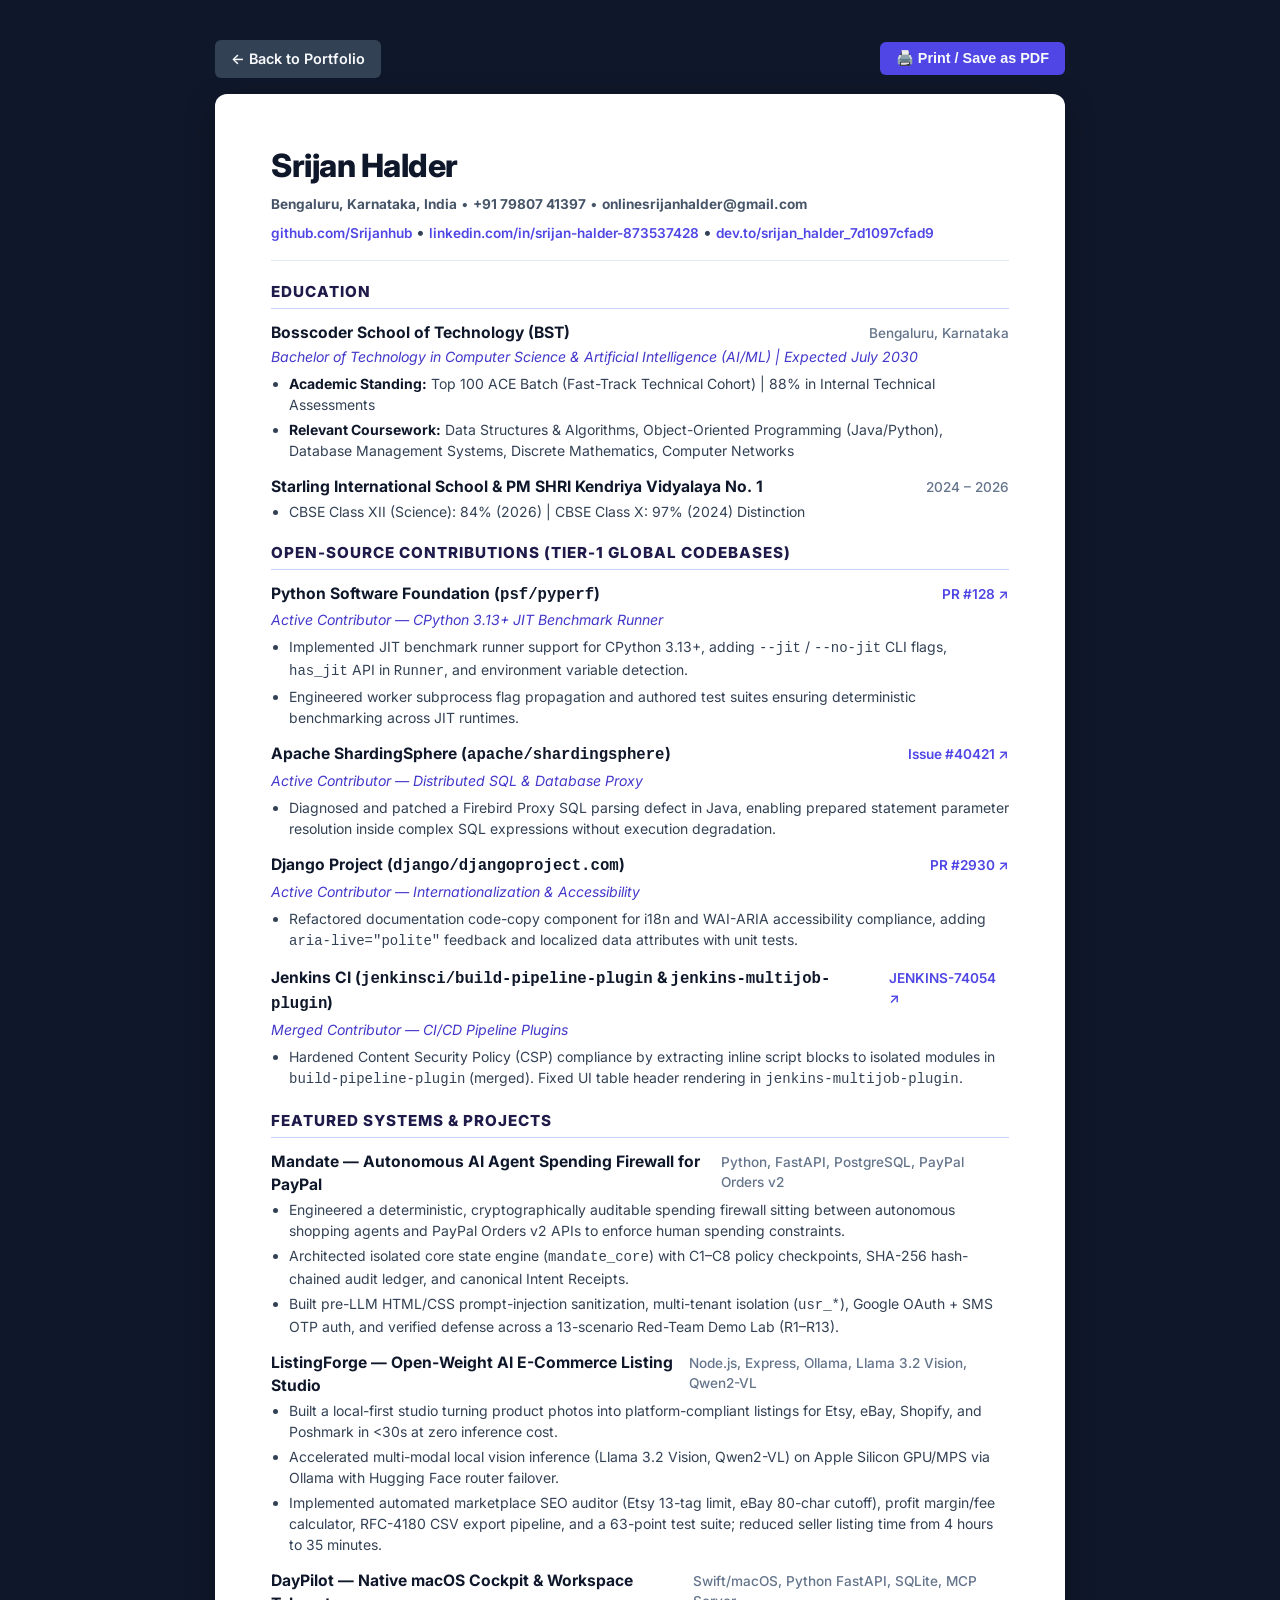
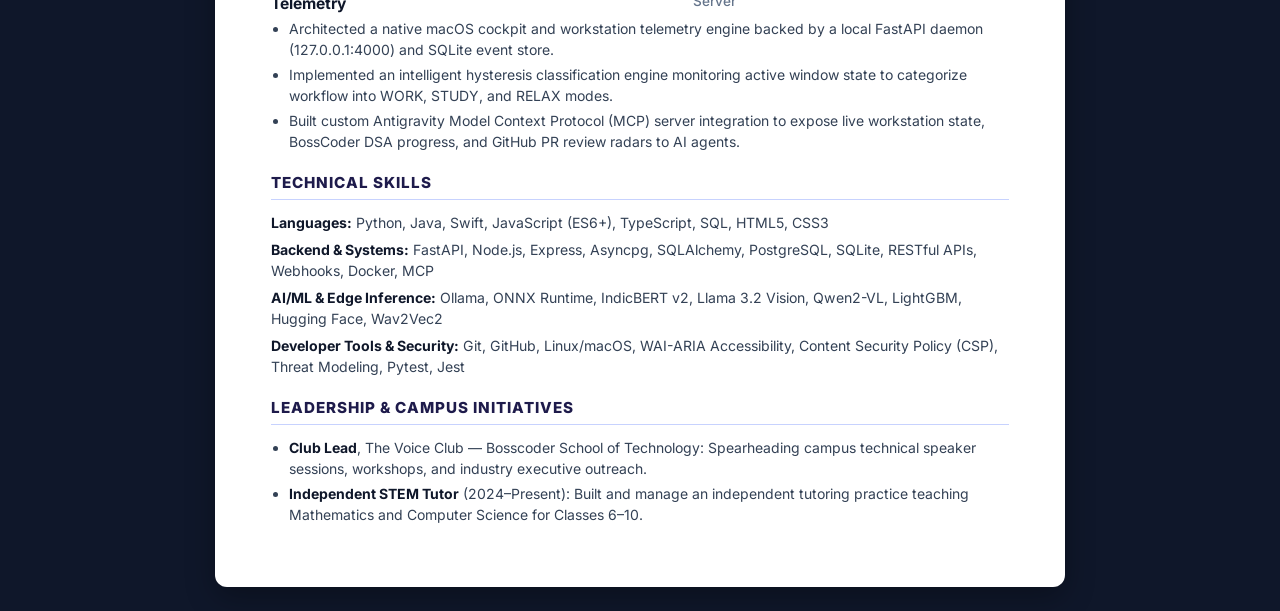
<file: resume.html>
<!DOCTYPE html>
<html lang="en">
<head>
  <meta charset="UTF-8">
  <meta name="viewport" content="width=device-width, initial-scale=1.0">
  <title>Resume - Srijan Halder</title>
  <link rel="icon" type="image/svg+xml" href="assets/favicon.svg">
  <link href="https://fonts.googleapis.com/css2?family=Inter:wght@400;500;600;700;800&family=JetBrains+Mono:wght@400;600&display=swap" rel="stylesheet">
  <style>
    * { box-sizing: border-box; margin: 0; padding: 0; }
    body {
      font-family: 'Inter', -apple-system, sans-serif;
      background-color: #0f172a;
      color: #334155;
      padding: 40px 20px;
      line-height: 1.5;
    }
    .resume-wrapper {
      max-width: 850px;
      margin: 0 auto;
      background: #ffffff;
      padding: 48px 56px;
      border-radius: 12px;
      box-shadow: 0 10px 30px rgba(0,0,0,0.3);
    }
    .print-bar {
      max-width: 850px;
      margin: 0 auto 16px auto;
      display: flex;
      justify-content: space-between;
      align-items: center;
    }
    .back-link, .print-btn {
      color: #f8fafc;
      text-decoration: none;
      font-weight: 600;
      font-size: 0.9rem;
      background: #4f46e5;
      padding: 8px 16px;
      border-radius: 6px;
      border: none;
      cursor: pointer;
      display: inline-flex;
      align-items: center;
      gap: 6px;
    }
    .back-link { background: #334155; }
    .header h1 {
      font-size: 2rem;
      color: #0f172a;
      font-weight: 800;
      letter-spacing: -0.5px;
      margin-bottom: 4px;
    }
    .contact-sub {
      font-size: 0.85rem;
      color: #475569;
      margin-bottom: 6px;
    }
    .links-sub a {
      color: #4f46e5;
      text-decoration: none;
      font-weight: 600;
      font-size: 0.85rem;
    }
    .links-sub a:hover { text-decoration: underline; }
    hr {
      border: none;
      border-top: 1.5px solid #e2e8f0;
      margin: 16px 0 20px 0;
    }
    .section-title {
      font-size: 0.95rem;
      font-weight: 800;
      letter-spacing: 1px;
      color: #1e1b4b;
      border-bottom: 1.5px solid #c7d2fe;
      padding-bottom: 4px;
      margin: 20px 0 12px 0;
      text-transform: uppercase;
    }
    .item-header {
      display: flex;
      justify-content: space-between;
      align-items: baseline;
      margin-bottom: 2px;
    }
    .item-title {
      font-size: 0.98rem;
      font-weight: 700;
      color: #0f172a;
    }
    .item-meta {
      font-size: 0.85rem;
      color: #64748b;
      font-weight: 500;
    }
    .item-sub {
      font-size: 0.88rem;
      font-style: italic;
      color: #4338ca;
      margin-bottom: 6px;
    }
    ul {
      margin-left: 18px;
      margin-bottom: 14px;
    }
    li {
      font-size: 0.875rem;
      color: #334155;
      margin-bottom: 4px;
      line-height: 1.5;
    }
    li strong { color: #0f172a; }
    .skill-category {
      font-size: 0.88rem;
      margin-bottom: 6px;
      color: #334155;
    }
    .skill-category strong { color: #0f172a; }
    @media print {
      body { background: transparent; padding: 0; }
      .resume-wrapper { box-shadow: none; padding: 0; }
      .print-bar { display: none; }
    }
  </style>
</head>
<body>

  <div class="print-bar">
    <a href="index.html" class="back-link">← Back to Portfolio</a>
    <button onclick="window.print()" class="print-btn">🖨️ Print / Save as PDF</button>
  </div>

  <div class="resume-wrapper">
    <div class="header">
      <h1>Srijan Halder</h1>
      <p class="contact-sub"><strong>Bengaluru, Karnataka, India</strong> • <strong>+91 79807 41397</strong> • <strong>onlinesrijanhalder@gmail.com</strong></p>
      <p class="links-sub">
        <a href="https://github.com/Srijanhub" target="_blank">github.com/Srijanhub</a> • 
        <a href="https://linkedin.com/in/srijan-halder-873537428" target="_blank">linkedin.com/in/srijan-halder-873537428</a> • 
        <a href="https://dev.to/srijan_halder_7d1097cfad9" target="_blank">dev.to/srijan_halder_7d1097cfad9</a>
      </p>
    </div>

    <hr>

    <h2 class="section-title">Education</h2>
    <div class="item-header">
      <span class="item-title">Bosscoder School of Technology (BST)</span>
      <span class="item-meta">Bengaluru, Karnataka</span>
    </div>
    <div class="item-sub">Bachelor of Technology in Computer Science &amp; Artificial Intelligence (AI/ML) | Expected July 2030</div>
    <ul>
      <li><strong>Academic Standing:</strong> Top 100 ACE Batch (Fast-Track Technical Cohort) | 88% in Internal Technical Assessments</li>
      <li><strong>Relevant Coursework:</strong> Data Structures &amp; Algorithms, Object-Oriented Programming (Java/Python), Database Management Systems, Discrete Mathematics, Computer Networks</li>
    </ul>

    <div class="item-header" style="margin-top: 10px;">
      <span class="item-title">Starling International School &amp; PM SHRI Kendriya Vidyalaya No. 1</span>
      <span class="item-meta">2024 – 2026</span>
    </div>
    <ul>
      <li>CBSE Class XII (Science): 84% (2026) | CBSE Class X: 97% (2024) Distinction</li>
    </ul>

    <h2 class="section-title">Open-Source Contributions (Tier-1 Global Codebases)</h2>
    
    <div class="item-header">
      <span class="item-title">Python Software Foundation (<code>psf/pyperf</code>)</span>
      <span class="item-meta"><a href="https://github.com/psf/pyperf/pull/128" target="_blank" style="color:#4f46e5; text-decoration:none; font-weight:600;">PR #128 ↗</a></span>
    </div>
    <div class="item-sub">Active Contributor — CPython 3.13+ JIT Benchmark Runner</div>
    <ul>
      <li>Implemented JIT benchmark runner support for CPython 3.13+, adding <code>--jit</code> / <code>--no-jit</code> CLI flags, <code>has_jit</code> API in <code>Runner</code>, and environment variable detection.</li>
      <li>Engineered worker subprocess flag propagation and authored test suites ensuring deterministic benchmarking across JIT runtimes.</li>
    </ul>

    <div class="item-header">
      <span class="item-title">Apache ShardingSphere (<code>apache/shardingsphere</code>)</span>
      <span class="item-meta"><a href="https://github.com/apache/shardingsphere/issues/40421" target="_blank" style="color:#4f46e5; text-decoration:none; font-weight:600;">Issue #40421 ↗</a></span>
    </div>
    <div class="item-sub">Active Contributor — Distributed SQL &amp; Database Proxy</div>
    <ul>
      <li>Diagnosed and patched a Firebird Proxy SQL parsing defect in Java, enabling prepared statement parameter resolution inside complex SQL expressions without execution degradation.</li>
    </ul>

    <div class="item-header">
      <span class="item-title">Django Project (<code>django/djangoproject.com</code>)</span>
      <span class="item-meta"><a href="https://github.com/django/djangoproject.com/pull/2930" target="_blank" style="color:#4f46e5; text-decoration:none; font-weight:600;">PR #2930 ↗</a></span>
    </div>
    <div class="item-sub">Active Contributor — Internationalization &amp; Accessibility</div>
    <ul>
      <li>Refactored documentation code-copy component for i18n and WAI-ARIA accessibility compliance, adding <code>aria-live="polite"</code> feedback and localized data attributes with unit tests.</li>
    </ul>

    <div class="item-header">
      <span class="item-title">Jenkins CI (<code>jenkinsci/build-pipeline-plugin</code> &amp; <code>jenkins-multijob-plugin</code>)</span>
      <span class="item-meta"><a href="https://issues.jenkins.io/browse/JENKINS-74054" target="_blank" style="color:#4f46e5; text-decoration:none; font-weight:600;">JENKINS-74054 ↗</a></span>
    </div>
    <div class="item-sub">Merged Contributor — CI/CD Pipeline Plugins</div>
    <ul>
      <li>Hardened Content Security Policy (CSP) compliance by extracting inline script blocks to isolated modules in <code>build-pipeline-plugin</code> (merged). Fixed UI table header rendering in <code>jenkins-multijob-plugin</code>.</li>
    </ul>

    <h2 class="section-title">Featured Systems &amp; Projects</h2>

    <div class="item-header">
      <span class="item-title">Mandate — Autonomous AI Agent Spending Firewall for PayPal</span>
      <span class="item-meta">Python, FastAPI, PostgreSQL, PayPal Orders v2</span>
    </div>
    <ul>
      <li>Engineered a deterministic, cryptographically auditable spending firewall sitting between autonomous shopping agents and PayPal Orders v2 APIs to enforce human spending constraints.</li>
      <li>Architected isolated core state engine (<code>mandate_core</code>) with C1–C8 policy checkpoints, SHA-256 hash-chained audit ledger, and canonical Intent Receipts.</li>
      <li>Built pre-LLM HTML/CSS prompt-injection sanitization, multi-tenant isolation (<code>usr_*</code>), Google OAuth + SMS OTP auth, and verified defense across a 13-scenario Red-Team Demo Lab (R1–R13).</li>
    </ul>

    <div class="item-header">
      <span class="item-title">ListingForge — Open-Weight AI E-Commerce Listing Studio</span>
      <span class="item-meta">Node.js, Express, Ollama, Llama 3.2 Vision, Qwen2-VL</span>
    </div>
    <ul>
      <li>Built a local-first studio turning product photos into platform-compliant listings for Etsy, eBay, Shopify, and Poshmark in &lt;30s at zero inference cost.</li>
      <li>Accelerated multi-modal local vision inference (Llama 3.2 Vision, Qwen2-VL) on Apple Silicon GPU/MPS via Ollama with Hugging Face router failover.</li>
      <li>Implemented automated marketplace SEO auditor (Etsy 13-tag limit, eBay 80-char cutoff), profit margin/fee calculator, RFC-4180 CSV export pipeline, and a 63-point test suite; reduced seller listing time from 4 hours to 35 minutes.</li>
    </ul>

    <div class="item-header">
      <span class="item-title">DayPilot — Native macOS Cockpit &amp; Workspace Telemetry</span>
      <span class="item-meta">Swift/macOS, Python FastAPI, SQLite, MCP Server</span>
    </div>
    <ul>
      <li>Architected a native macOS cockpit and workstation telemetry engine backed by a local FastAPI daemon (127.0.0.1:4000) and SQLite event store.</li>
      <li>Implemented an intelligent hysteresis classification engine monitoring active window state to categorize workflow into WORK, STUDY, and RELAX modes.</li>
      <li>Built custom Antigravity Model Context Protocol (MCP) server integration to expose live workstation state, BossCoder DSA progress, and GitHub PR review radars to AI agents.</li>
    </ul>

    <h2 class="section-title">Technical Skills</h2>
    <p class="skill-category"><strong>Languages:</strong> Python, Java, Swift, JavaScript (ES6+), TypeScript, SQL, HTML5, CSS3</p>
    <p class="skill-category"><strong>Backend &amp; Systems:</strong> FastAPI, Node.js, Express, Asyncpg, SQLAlchemy, PostgreSQL, SQLite, RESTful APIs, Webhooks, Docker, MCP</p>
    <p class="skill-category"><strong>AI/ML &amp; Edge Inference:</strong> Ollama, ONNX Runtime, IndicBERT v2, Llama 3.2 Vision, Qwen2-VL, LightGBM, Hugging Face, Wav2Vec2</p>
    <p class="skill-category"><strong>Developer Tools &amp; Security:</strong> Git, GitHub, Linux/macOS, WAI-ARIA Accessibility, Content Security Policy (CSP), Threat Modeling, Pytest, Jest</p>

    <h2 class="section-title">Leadership &amp; Campus Initiatives</h2>
    <ul>
      <li><strong>Club Lead</strong>, The Voice Club — Bosscoder School of Technology: Spearheading campus technical speaker sessions, workshops, and industry executive outreach.</li>
      <li><strong>Independent STEM Tutor</strong> (2024–Present): Built and manage an independent tutoring practice teaching Mathematics and Computer Science for Classes 6–10.</li>
    </ul>
  </div>

</body>
</html>
</file>
<file: style.css>
/* ==========================================================================
   PERSONAL PORTFOLIO - SRIJAN HALDER
   Bosscoder School of Technology (First Year CS Student)
   Pure Vanilla CSS with CSS Custom Properties, Flexbox, CSS Grid & Media Queries
   ========================================================================== */

/* -----------------------------
   1. CSS VARIABLES (DESIGN TOKENS)
   ----------------------------- */
:root {
  /* Typography */
  --font-main: 'Inter', -apple-system, BlinkMacSystemFont, 'Segoe UI', Roboto, sans-serif;
  --font-mono: 'JetBrains Mono', monospace;

  /* Transitions */
  --transition-fast: 0.2s ease;
  --transition-base: 0.3s ease;
  --transition-smooth: 0.4s cubic-bezier(0.16, 1, 0.3, 1);

  /* Layout dimensions */
  --header-height: 72px;
  --max-width: 1200px;
  --radius-sm: 8px;
  --radius-md: 14px;
  --radius-lg: 20px;
  --radius-full: 9999px;
}

/* Dark Theme (Default) */
[data-theme="dark"] {
  --bg-body: #090d16;
  --bg-surface: #111827;
  --bg-surface-elevated: #1a2234;
  --bg-surface-hover: #222d42;
  --bg-input: #0d1322;
  
  --border-color: rgba(255, 255, 255, 0.08);
  --border-hover: rgba(99, 102, 241, 0.4);
  --border-focus: #6366f1;

  --text-main: #f8fafc;
  --text-muted: #94a3b8;
  --text-dim: #64748b;

  --primary: #6366f1;
  --primary-hover: #4f46e5;
  --primary-light: rgba(99, 102, 241, 0.15);
  
  --secondary: #8b5cf6;
  --accent-cyan: #38bdf8;
  --accent-emerald: #10b981;
  --accent-amber: #f59e0b;
  --accent-rose: #f43f5e;

  --nav-bg: rgba(9, 13, 22, 0.82);
  --shadow-sm: 0 2px 8px rgba(0, 0, 0, 0.3);
  --shadow-md: 0 8px 24px rgba(0, 0, 0, 0.4);
  --shadow-lg: 0 16px 40px rgba(0, 0, 0, 0.55);
  --avatar-glow: rgba(99, 102, 241, 0.25);
  --badge-bg: rgba(255, 255, 255, 0.06);
}

/* Light Theme */
[data-theme="light"] {
  --bg-body: #f8fafc;
  --bg-surface: #ffffff;
  --bg-surface-elevated: #f1f5f9;
  --bg-surface-hover: #e2e8f0;
  --bg-input: #ffffff;

  --border-color: #e2e8f0;
  --border-hover: #cbd5e1;
  --border-focus: #4f46e5;

  --text-main: #0f172a;
  --text-muted: #475569;
  --text-dim: #64748b;

  --primary: #4f46e5;
  --primary-hover: #4338ca;
  --primary-light: rgba(79, 70, 229, 0.08);

  --secondary: #7c3aed;
  --accent-cyan: #0284c7;
  --accent-emerald: #059669;
  --accent-amber: #d97706;
  --accent-rose: #e11d48;

  --nav-bg: rgba(248, 250, 252, 0.88);
  --shadow-sm: 0 2px 6px rgba(0, 0, 0, 0.05);
  --shadow-md: 0 8px 20px rgba(15, 23, 42, 0.08);
  --shadow-lg: 0 16px 32px rgba(15, 23, 42, 0.12);
  --avatar-glow: rgba(79, 70, 229, 0.18);
  --badge-bg: rgba(15, 23, 42, 0.05);
}

/* -----------------------------
   2. RESET & GLOBAL STYLES
   ----------------------------- */
*, *::before, *::after {
  box-sizing: border-box;
  margin: 0;
  padding: 0;
}

html {
  scroll-behavior: smooth;
  scroll-padding-top: calc(var(--header-height) + 16px);
  font-size: 16px;
}

body {
  font-family: var(--font-main);
  background-color: var(--bg-body);
  color: var(--text-main);
  line-height: 1.6;
  overflow-x: hidden;
  transition: background-color var(--transition-base), color var(--transition-base);
  -webkit-font-smoothing: antialiased;
}

a {
  color: inherit;
  text-decoration: none;
  transition: color var(--transition-fast);
}

img, svg {
  display: block;
  max-width: 100%;
}

button, input, textarea {
  font-family: inherit;
  font-size: inherit;
}

/* Container */
.container {
  width: 100%;
  max-width: var(--max-width);
  margin: 0 auto;
  padding: 0 24px;
}

/* Section Common */
.section {
  padding: 96px 0;
}

.section-header {
  text-align: center;
  max-width: 680px;
  margin: 0 auto 56px auto;
}

.section-tag {
  display: inline-block;
  font-size: 0.825rem;
  font-weight: 700;
  text-transform: uppercase;
  letter-spacing: 1.5px;
  color: var(--primary);
  margin-bottom: 8px;
}

.section-title {
  font-size: 2.25rem;
  font-weight: 800;
  color: var(--text-main);
  letter-spacing: -0.5px;
}

.title-underline {
  width: 56px;
  height: 4px;
  background: linear-gradient(90deg, var(--primary), var(--secondary));
  border-radius: var(--radius-full);
  margin: 14px auto 18px auto;
}

.section-desc {
  font-size: 1.05rem;
  color: var(--text-muted);
}

/* Gradients & Utilities */
.gradient-text {
  background: linear-gradient(135deg, #6366f1 0%, #a855f7 50%, #38bdf8 100%);
  -webkit-background-clip: text;
  -webkit-text-fill-color: transparent;
}

/* Buttons */
.btn {
  display: inline-flex;
  align-items: center;
  justify-content: center;
  gap: 10px;
  padding: 12px 24px;
  font-size: 0.95rem;
  font-weight: 600;
  border-radius: var(--radius-md);
  border: 1px solid transparent;
  cursor: pointer;
  transition: all var(--transition-fast);
  white-space: nowrap;
}

.btn-primary {
  background-color: var(--primary);
  color: #ffffff;
  box-shadow: 0 4px 14px rgba(99, 102, 241, 0.35);
}

.btn-primary:hover {
  background-color: var(--primary-hover);
  transform: translateY(-2px);
  box-shadow: 0 6px 18px rgba(99, 102, 241, 0.45);
}

.btn-secondary {
  background-color: var(--bg-surface-elevated);
  color: var(--text-main);
  border-color: var(--border-color);
}

.btn-secondary:hover {
  background-color: var(--bg-surface-hover);
  border-color: var(--border-hover);
  transform: translateY(-2px);
}

.btn-outline {
  background-color: transparent;
  color: var(--text-main);
  border-color: var(--border-color);
}

.btn-outline:hover {
  border-color: var(--primary);
  color: var(--primary);
}

.btn-ghost {
  background: transparent;
  color: var(--text-muted);
}

.btn-ghost:hover {
  color: var(--text-main);
  background-color: var(--bg-surface-hover);
}

.btn-sm {
  padding: 8px 16px;
  font-size: 0.85rem;
  border-radius: var(--radius-sm);
}

.btn-block {
  width: 100%;
}


/* -----------------------------
   3. HEADER & NAVBAR
   ----------------------------- */
.site-header {
  position: fixed;
  top: 0;
  left: 0;
  right: 0;
  height: var(--header-height);
  background-color: var(--nav-bg);
  backdrop-filter: blur(14px);
  -webkit-backdrop-filter: blur(14px);
  border-bottom: 1px solid var(--border-color);
  z-index: 1000;
  transition: background-color var(--transition-base), border-color var(--transition-base);
}

.nav-container {
  max-width: var(--max-width);
  height: 100%;
  margin: 0 auto;
  padding: 0 24px;
  display: flex;
  align-items: center;
  justify-content: space-between;
}

.brand-logo {
  display: flex;
  align-items: center;
  gap: 8px;
  font-weight: 700;
  font-size: 1.25rem;
  letter-spacing: -0.3px;
}

.logo-code {
  font-family: var(--font-mono);
  color: var(--primary);
  font-weight: 800;
}

.logo-accent {
  color: var(--secondary);
}

.nav-list {
  display: flex;
  align-items: center;
  gap: 24px;
  list-style: none;
}

.nav-link {
  font-size: 0.925rem;
  font-weight: 500;
  color: var(--text-muted);
  padding: 6px 4px;
  position: relative;
  transition: color var(--transition-fast);
}

.nav-link:hover {
  color: var(--text-main);
}

.nav-link.active {
  color: var(--primary);
  font-weight: 600;
}

.nav-link.active::after {
  content: '';
  position: absolute;
  bottom: -2px;
  left: 0;
  right: 0;
  height: 2px;
  background-color: var(--primary);
  border-radius: var(--radius-full);
}

.nav-controls {
  display: flex;
  align-items: center;
  gap: 12px;
}

/* Theme Toggle Button */
.theme-btn {
  background: var(--bg-surface-elevated);
  border: 1px solid var(--border-color);
  width: 40px;
  height: 40px;
  border-radius: var(--radius-md);
  display: flex;
  align-items: center;
  justify-content: center;
  cursor: pointer;
  color: var(--text-main);
  transition: all var(--transition-fast);
}

.theme-btn:hover {
  border-color: var(--border-hover);
  transform: rotate(15deg);
}

/* Show correct icon based on active theme */
[data-theme="dark"] .sun-icon { display: block; }
[data-theme="dark"] .moon-icon { display: none; }
[data-theme="light"] .sun-icon { display: none; }
[data-theme="light"] .moon-icon { display: block; }

/* Hamburger Menu Button (Mobile) */
.hamburger-btn {
  display: none;
  background: transparent;
  border: none;
  width: 36px;
  height: 36px;
  cursor: pointer;
  flex-direction: column;
  justify-content: center;
  align-items: center;
  gap: 5px;
}

.hamburger-btn .bar {
  display: block;
  width: 22px;
  height: 2px;
  background-color: var(--text-main);
  border-radius: 2px;
  transition: all var(--transition-fast);
}

.hamburger-btn.active .bar:nth-child(1) {
  transform: translateY(7px) rotate(45deg);
}
.hamburger-btn.active .bar:nth-child(2) {
  opacity: 0;
}
.hamburger-btn.active .bar:nth-child(3) {
  transform: translateY(-7px) rotate(-45deg);
}


/* -----------------------------
   4. HOME / HERO SECTION
   ----------------------------- */
.hero-section {
  padding-top: calc(var(--header-height) + 48px);
  padding-bottom: 64px;
  position: relative;
}

.hero-container {
  display: grid;
  grid-template-columns: 380px 1fr;
  align-items: center;
  gap: 64px;
}

/* Avatar Card */
.hero-avatar-wrapper {
  position: relative;
  display: flex;
  justify-content: center;
}

.avatar-card {
  position: relative;
  width: 320px;
  height: 320px;
  border-radius: 50%;
  display: flex;
  align-items: center;
  justify-content: center;
}

.avatar-glow {
  position: absolute;
  inset: -10px;
  background: radial-gradient(circle, var(--avatar-glow) 0%, transparent 70%);
  filter: blur(20px);
  z-index: 1;
  border-radius: 50%;
}

.avatar-img {
  position: relative;
  width: 100%;
  height: 100%;
  object-fit: cover;
  border-radius: 50%;
  border: 3px solid var(--primary);
  background-color: var(--bg-surface);
  z-index: 2;
  box-shadow: var(--shadow-lg);
}

.avatar-badge {
  position: absolute;
  z-index: 3;
  padding: 6px 14px;
  font-size: 0.8rem;
  font-weight: 600;
  border-radius: var(--radius-full);
  background: var(--bg-surface);
  border: 1px solid var(--border-color);
  box-shadow: var(--shadow-md);
  display: flex;
  align-items: center;
  gap: 6px;
  backdrop-filter: blur(8px);
}

.bst-badge {
  top: 8px;
  right: -8px;
}

.badge-dot {
  width: 8px;
  height: 8px;
  border-radius: 50%;
  background-color: var(--accent-emerald);
  animation: pulse 2s infinite;
}

@keyframes pulse {
  0% { transform: scale(0.95); box-shadow: 0 0 0 0 rgba(16, 185, 129, 0.7); }
  70% { transform: scale(1); box-shadow: 0 0 0 8px rgba(16, 185, 129, 0); }
  100% { transform: scale(0.95); box-shadow: 0 0 0 0 rgba(16, 185, 129, 0); }
}

.year-badge {
  bottom: 8px;
  left: -8px;
  color: var(--primary);
  background: var(--bg-surface-elevated);
}

/* Hero Content */
.hero-tagline {
  margin-bottom: 14px;
}

.motto-pill {
  display: inline-block;
  padding: 5px 14px;
  font-size: 0.75rem;
  font-weight: 700;
  letter-spacing: 1.2px;
  color: var(--accent-cyan);
  background: rgba(56, 189, 248, 0.1);
  border: 1px solid rgba(56, 189, 248, 0.25);
  border-radius: var(--radius-full);
}

.hero-title {
  font-size: 3.25rem;
  font-weight: 800;
  line-height: 1.15;
  letter-spacing: -1px;
  margin-bottom: 12px;
}

.hero-subtitle {
  font-size: 1.35rem;
  font-weight: 600;
  color: var(--text-muted);
  margin-bottom: 20px;
}

.hero-desc {
  font-size: 1.1rem;
  color: var(--text-muted);
  max-width: 580px;
  margin-bottom: 32px;
  line-height: 1.7;
}

.hero-cta-group {
  display: flex;
  flex-wrap: wrap;
  gap: 14px;
  margin-bottom: 28px;
}

.hero-social-links {
  display: flex;
  gap: 12px;
  flex-wrap: wrap;
}

.social-chip {
  display: inline-flex;
  align-items: center;
  gap: 6px;
  padding: 6px 14px;
  font-size: 0.85rem;
  font-weight: 500;
  color: var(--text-muted);
  background-color: var(--badge-bg);
  border: 1px solid var(--border-color);
  border-radius: var(--radius-full);
  transition: all var(--transition-fast);
}

.social-chip:hover {
  color: var(--text-main);
  border-color: var(--border-hover);
  background-color: var(--bg-surface-hover);
}

/* Quick Nav Grid (Page 5 Reference) */
.quick-nav-container {
  margin-top: 56px;
}

.quick-nav-grid {
  display: grid;
  grid-template-columns: repeat(5, 1fr);
  gap: 16px;
}

.quick-card {
  display: flex;
  align-items: center;
  gap: 14px;
  padding: 16px;
  background-color: var(--bg-surface);
  border: 1px solid var(--border-color);
  border-radius: var(--radius-md);
  box-shadow: var(--shadow-sm);
  transition: all var(--transition-base);
  position: relative;
}

.quick-card:hover {
  transform: translateY(-4px);
  border-color: var(--primary);
  box-shadow: var(--shadow-md);
}

.quick-card-icon {
  font-size: 1.6rem;
  width: 44px;
  height: 44px;
  border-radius: var(--radius-sm);
  display: flex;
  align-items: center;
  justify-content: center;
  background-color: var(--bg-surface-elevated);
}

.quick-card-text h4 {
  font-size: 0.95rem;
  font-weight: 700;
  color: var(--text-main);
}

.quick-card-text p {
  font-size: 0.78rem;
  color: var(--text-muted);
}

.quick-card-arrow {
  margin-left: auto;
  font-size: 1.1rem;
  color: var(--text-dim);
  transition: transform var(--transition-fast), color var(--transition-fast);
}

.quick-card:hover .quick-card-arrow {
  transform: translateX(3px);
  color: var(--primary);
}


/* -----------------------------
   5. ABOUT ME SECTION
   ----------------------------- */
.about-grid {
  display: grid;
  grid-template-columns: 1.3fr 1fr;
  gap: 36px;
  align-items: start;
}

.about-card {
  background-color: var(--bg-surface);
  border: 1px solid var(--border-color);
  border-radius: var(--radius-lg);
  padding: 36px;
  box-shadow: var(--shadow-sm);
}

.bio-badge {
  display: inline-flex;
  align-items: center;
  gap: 8px;
  padding: 4px 12px;
  background: var(--primary-light);
  color: var(--primary);
  font-size: 0.8rem;
  font-weight: 600;
  border-radius: var(--radius-full);
  margin-bottom: 20px;
}

.bio-status-dot {
  width: 6px;
  height: 6px;
  border-radius: 50%;
  background-color: var(--primary);
}

.about-subheading {
  font-size: 1.45rem;
  font-weight: 700;
  margin-bottom: 16px;
  color: var(--text-main);
}

.about-text {
  color: var(--text-muted);
  font-size: 1.02rem;
  margin-bottom: 16px;
  line-height: 1.7;
}

.about-text strong {
  color: var(--text-main);
}

.info-chips-grid {
  display: grid;
  grid-template-columns: 1fr 1fr;
  gap: 14px;
  margin-top: 24px;
  padding-top: 24px;
  border-top: 1px solid var(--border-color);
}

.info-chip {
  display: flex;
  flex-direction: column;
  gap: 4px;
  background: var(--bg-surface-elevated);
  padding: 12px 16px;
  border-radius: var(--radius-sm);
  border: 1px solid var(--border-color);
}

.chip-label {
  font-size: 0.78rem;
  font-weight: 600;
  color: var(--text-dim);
  text-transform: uppercase;
  letter-spacing: 0.5px;
}

.chip-value {
  font-size: 0.95rem;
  font-weight: 600;
  color: var(--text-main);
}

/* About Pillars */
.about-pillars {
  display: flex;
  flex-direction: column;
  gap: 18px;
}

.pillar-card {
  display: flex;
  gap: 20px;
  padding: 24px;
  background-color: var(--bg-surface);
  border: 1px solid var(--border-color);
  border-radius: var(--radius-md);
  box-shadow: var(--shadow-sm);
  transition: transform var(--transition-fast), border-color var(--transition-fast);
}

.pillar-card:hover {
  transform: translateY(-3px);
  border-color: var(--border-hover);
}

.pillar-icon {
  font-size: 1.8rem;
  width: 48px;
  height: 48px;
  background-color: var(--bg-surface-elevated);
  border-radius: var(--radius-sm);
  display: flex;
  align-items: center;
  justify-content: center;
  flex-shrink: 0;
}

.pillar-info h4 {
  font-size: 1.05rem;
  font-weight: 700;
  margin-bottom: 6px;
  color: var(--text-main);
}

.pillar-info p {
  font-size: 0.92rem;
  color: var(--text-muted);
  line-height: 1.55;
}


/* -----------------------------
   6. EDUCATION SECTION (TIMELINE)
   ----------------------------- */
.timeline {
  position: relative;
  max-width: 820px;
  margin: 0 auto;
  padding-left: 36px;
}

.timeline::before {
  content: '';
  position: absolute;
  top: 10px;
  bottom: 20px;
  left: 11px;
  width: 2px;
  background: var(--border-color);
}

.timeline-item {
  position: relative;
  margin-bottom: 40px;
}

.timeline-item:last-child {
  margin-bottom: 0;
}

.timeline-dot {
  position: absolute;
  top: 16px;
  left: -36px;
  width: 24px;
  height: 24px;
  border-radius: 50%;
  background-color: var(--bg-surface);
  border: 2px solid var(--primary);
  display: flex;
  align-items: center;
  justify-content: center;
  z-index: 2;
}

.dot-inner {
  width: 8px;
  height: 8px;
  border-radius: 50%;
  background-color: var(--primary);
}

.timeline-item.current-step .timeline-dot {
  border-color: var(--accent-emerald);
  box-shadow: 0 0 0 4px rgba(16, 185, 129, 0.2);
}

.timeline-item.current-step .dot-inner {
  background-color: var(--accent-emerald);
}

.timeline-card {
  background-color: var(--bg-surface);
  border: 1px solid var(--border-color);
  border-radius: var(--radius-md);
  padding: 28px;
  box-shadow: var(--shadow-sm);
  transition: all var(--transition-base);
}

.timeline-card:hover {
  border-color: var(--border-hover);
  box-shadow: var(--shadow-md);
}

.timeline-badge {
  display: inline-block;
  padding: 4px 12px;
  font-size: 0.78rem;
  font-weight: 700;
  border-radius: var(--radius-full);
  background: var(--bg-surface-elevated);
  color: var(--primary);
  border: 1px solid var(--border-color);
  margin-bottom: 12px;
}

.timeline-degree {
  font-size: 1.25rem;
  font-weight: 700;
  color: var(--text-main);
  margin-bottom: 4px;
}

.timeline-institute {
  font-size: 1rem;
  font-weight: 600;
  color: var(--secondary);
  margin-bottom: 12px;
}

.timeline-desc {
  color: var(--text-muted);
  font-size: 0.95rem;
  margin-bottom: 16px;
  line-height: 1.6;
}

.timeline-courses {
  display: flex;
  flex-wrap: wrap;
  align-items: center;
  gap: 8px;
  margin-bottom: 14px;
}

.course-label {
  font-size: 0.85rem;
  font-weight: 600;
  color: var(--text-dim);
}

.tag {
  font-size: 0.8rem;
  padding: 3px 10px;
  background-color: var(--bg-surface-elevated);
  border: 1px solid var(--border-color);
  border-radius: var(--radius-sm);
  color: var(--text-main);
}

.timeline-highlight {
  font-size: 0.88rem;
  color: var(--text-muted);
  padding: 8px 12px;
  background-color: var(--primary-light);
  border-radius: var(--radius-sm);
}


/* -----------------------------
   7. SKILLS SECTION
   ----------------------------- */
.skills-grid {
  display: grid;
  grid-template-columns: repeat(2, 1fr);
  gap: 28px;
}

.skill-category-card {
  background-color: var(--bg-surface);
  border: 1px solid var(--border-color);
  border-radius: var(--radius-lg);
  padding: 30px;
  box-shadow: var(--shadow-sm);
  transition: all var(--transition-base);
}

.skill-category-card:hover {
  border-color: var(--border-hover);
  box-shadow: var(--shadow-md);
}

.category-header {
  display: flex;
  align-items: center;
  gap: 16px;
  margin-bottom: 24px;
  padding-bottom: 16px;
  border-bottom: 1px solid var(--border-color);
}

.cat-icon {
  font-size: 1.7rem;
  width: 48px;
  height: 48px;
  border-radius: var(--radius-sm);
  background-color: var(--bg-surface-elevated);
  display: flex;
  align-items: center;
  justify-content: center;
}

.cat-title {
  font-size: 1.15rem;
  font-weight: 700;
  color: var(--text-main);
}

.cat-subtitle {
  font-size: 0.82rem;
  color: var(--text-muted);
}

.skills-list {
  display: flex;
  flex-direction: column;
  gap: 18px;
}

.skill-info {
  display: flex;
  justify-content: space-between;
  align-items: center;
  margin-bottom: 7px;
}

.skill-name {
  font-size: 0.92rem;
  font-weight: 600;
  color: var(--text-main);
}

.skill-percent {
  font-size: 0.85rem;
  font-weight: 700;
  font-family: var(--font-mono);
  color: var(--primary);
}

.progress-bar-bg {
  width: 100%;
  height: 8px;
  background-color: var(--bg-surface-elevated);
  border-radius: var(--radius-full);
  overflow: hidden;
}

.progress-bar-fill {
  height: 100%;
  width: 0%; /* Animated via JavaScript */
  background: linear-gradient(90deg, var(--primary), var(--secondary));
  border-radius: var(--radius-full);
  transition: width 1.2s cubic-bezier(0.16, 1, 0.3, 1);
}


/* -----------------------------
   8. PROJECTS SECTION
   ----------------------------- */
.projects-grid {
  display: grid;
  grid-template-columns: repeat(2, 1fr);
  gap: 32px;
}

.project-card {
  background-color: var(--bg-surface);
  border: 1px solid var(--border-color);
  border-radius: var(--radius-lg);
  overflow: hidden;
  box-shadow: var(--shadow-sm);
  display: flex;
  flex-direction: column;
  transition: all var(--transition-base);
}

.project-card:hover {
  transform: translateY(-6px);
  border-color: var(--border-hover);
  box-shadow: var(--shadow-lg);
}

.project-img-wrapper {
  position: relative;
  width: 100%;
  height: 220px;
  background-color: var(--bg-surface-elevated);
  overflow: hidden;
}

.project-img {
  width: 100%;
  height: 100%;
  object-fit: cover;
  transition: transform var(--transition-smooth);
}

.project-card:hover .project-img {
  transform: scale(1.04);
}

.project-badge {
  position: absolute;
  top: 14px;
  right: 14px;
  background: rgba(17, 24, 39, 0.85);
  backdrop-filter: blur(8px);
  color: #ffffff;
  padding: 4px 12px;
  font-size: 0.75rem;
  font-weight: 700;
  border-radius: var(--radius-full);
  border: 1px solid rgba(255, 255, 255, 0.15);
  text-transform: uppercase;
  letter-spacing: 0.5px;
}

.project-content {
  padding: 26px;
  display: flex;
  flex-direction: column;
  flex-grow: 1;
}

.project-tags {
  display: flex;
  flex-wrap: wrap;
  gap: 8px;
  margin-bottom: 14px;
}

.tech-tag {
  font-size: 0.75rem;
  font-weight: 600;
  font-family: var(--font-mono);
  color: var(--primary);
  background-color: var(--primary-light);
  padding: 3px 8px;
  border-radius: var(--radius-sm);
}

.project-title {
  font-size: 1.25rem;
  font-weight: 700;
  color: var(--text-main);
  margin-bottom: 10px;
}

.project-desc {
  font-size: 0.94rem;
  color: var(--text-muted);
  line-height: 1.6;
  margin-bottom: 22px;
  flex-grow: 1;
}

.project-actions {
  display: flex;
  align-items: center;
  gap: 12px;
  padding-top: 16px;
  border-top: 1px solid var(--border-color);
}

.project-link-icon {
  margin-left: auto;
  color: var(--text-dim);
  padding: 6px;
  border-radius: var(--radius-sm);
  transition: color var(--transition-fast), background-color var(--transition-fast);
}

.project-link-icon:hover {
  color: var(--text-main);
  background-color: var(--bg-surface-elevated);
}


/* -----------------------------
   9. HOBBIES & INTERESTS SECTION
   ----------------------------- */
.hobbies-grid {
  display: grid;
  grid-template-columns: repeat(3, 1fr);
  gap: 24px;
}

.hobby-card {
  background-color: var(--bg-surface);
  border: 1px solid var(--border-color);
  border-radius: var(--radius-md);
  padding: 28px;
  box-shadow: var(--shadow-sm);
  display: flex;
  flex-direction: column;
  transition: all var(--transition-base);
}

.hobby-card:hover {
  transform: translateY(-4px);
  border-color: var(--border-hover);
  box-shadow: var(--shadow-md);
}

.hobby-icon-box {
  font-size: 2.2rem;
  margin-bottom: 16px;
}

.hobby-title {
  font-size: 1.15rem;
  font-weight: 700;
  color: var(--text-main);
  margin-bottom: 10px;
}

.hobby-desc {
  font-size: 0.92rem;
  color: var(--text-muted);
  line-height: 1.6;
  margin-bottom: 18px;
  flex-grow: 1;
}

.hobby-tag {
  align-self: flex-start;
  font-size: 0.75rem;
  font-weight: 600;
  padding: 4px 10px;
  border-radius: var(--radius-full);
  background-color: var(--bg-surface-elevated);
  color: var(--text-dim);
  border: 1px solid var(--border-color);
}


/* -----------------------------
   10. ACHIEVEMENTS SECTION
   ----------------------------- */
.achievements-grid {
  display: grid;
  grid-template-columns: repeat(3, 1fr);
  gap: 28px;
}

.achievement-card {
  background-color: var(--bg-surface);
  border: 1px solid var(--border-color);
  border-radius: var(--radius-lg);
  overflow: hidden;
  box-shadow: var(--shadow-sm);
  display: flex;
  flex-direction: column;
  transition: all var(--transition-base);
}

.achievement-card:hover {
  transform: translateY(-5px);
  border-color: var(--border-hover);
  box-shadow: var(--shadow-md);
}

.cert-image-container {
  width: 100%;
  height: 220px;
  background-color: var(--bg-surface-elevated);
  overflow: hidden;
  padding: 10px;
  display: flex;
  align-items: center;
  justify-content: center;
}

.cert-img {
  max-width: 100%;
  max-height: 100%;
  width: auto;
  height: auto;
  object-fit: contain;
  border-radius: var(--radius-sm);
  box-shadow: var(--shadow-sm);
  transition: transform var(--transition-fast);
}

.achievement-card:hover .cert-img {
  transform: scale(1.02);
}

.achievement-content {
  padding: 24px;
  display: flex;
  flex-direction: column;
  flex-grow: 1;
}

.achievement-meta {
  display: flex;
  justify-content: space-between;
  align-items: center;
  margin-bottom: 10px;
}

.ach-year {
  font-size: 0.8rem;
  font-weight: 700;
  font-family: var(--font-mono);
  color: var(--text-dim);
}

.ach-badge {
  font-size: 0.75rem;
  font-weight: 700;
  padding: 3px 10px;
  border-radius: var(--radius-full);
  background: var(--primary-light);
  color: var(--primary);
}

.achievement-name {
  font-size: 1.15rem;
  font-weight: 700;
  color: var(--text-main);
  margin-bottom: 4px;
}

.achievement-org {
  font-size: 0.88rem;
  font-weight: 600;
  color: var(--secondary);
  margin-bottom: 12px;
}

.achievement-desc {
  font-size: 0.92rem;
  color: var(--text-muted);
  line-height: 1.6;
}


/* -----------------------------
   11. CONTACT SECTION
   ----------------------------- */
.contact-grid {
  display: grid;
  grid-template-columns: 1fr 1.3fr;
  gap: 40px;
}

.contact-info-panel {
  display: flex;
  flex-direction: column;
  gap: 20px;
}

.contact-card {
  display: flex;
  gap: 18px;
  align-items: flex-start;
  padding: 22px;
  background-color: var(--bg-surface);
  border: 1px solid var(--border-color);
  border-radius: var(--radius-md);
  box-shadow: var(--shadow-sm);
  transition: border-color var(--transition-fast);
}

.contact-card:hover {
  border-color: var(--border-hover);
}

.contact-icon {
  font-size: 1.8rem;
  width: 48px;
  height: 48px;
  background-color: var(--bg-surface-elevated);
  border-radius: var(--radius-sm);
  display: flex;
  align-items: center;
  justify-content: center;
  flex-shrink: 0;
}

.contact-card h4 {
  font-size: 0.95rem;
  font-weight: 700;
  margin-bottom: 4px;
  color: var(--text-main);
}

.contact-val {
  font-size: 0.92rem;
  color: var(--text-muted);
}

.contact-link {
  font-size: 0.92rem;
  color: var(--primary);
  font-weight: 500;
  word-break: break-all;
}

.contact-link:hover {
  text-decoration: underline;
}

.social-links-box {
  padding: 24px;
  background-color: var(--bg-surface);
  border: 1px solid var(--border-color);
  border-radius: var(--radius-md);
}

.socials-heading {
  font-size: 1rem;
  font-weight: 700;
  color: var(--text-main);
  margin-bottom: 14px;
}

.social-buttons-list {
  display: flex;
  gap: 12px;
}

.social-btn {
  display: inline-flex;
  align-items: center;
  gap: 8px;
  padding: 10px 18px;
  font-size: 0.9rem;
  font-weight: 600;
  border-radius: var(--radius-sm);
  border: 1px solid var(--border-color);
  background-color: var(--bg-surface-elevated);
  color: var(--text-main);
  transition: all var(--transition-fast);
}

.social-btn:hover {
  border-color: var(--border-hover);
  background-color: var(--bg-surface-hover);
  transform: translateY(-2px);
}

/* Contact Form */
.contact-form-panel {
  background-color: var(--bg-surface);
  border: 1px solid var(--border-color);
  border-radius: var(--radius-lg);
  padding: 36px;
  box-shadow: var(--shadow-sm);
}

.form-group {
  margin-bottom: 20px;
}

.form-label {
  display: block;
  font-size: 0.88rem;
  font-weight: 600;
  color: var(--text-main);
  margin-bottom: 8px;
}

.form-label .required {
  color: var(--accent-rose);
}

.input-wrapper {
  position: relative;
}

.form-input, .form-textarea {
  width: 100%;
  padding: 12px 16px;
  font-size: 0.95rem;
  background-color: var(--bg-input);
  border: 1.5px solid var(--border-color);
  border-radius: var(--radius-sm);
  color: var(--text-main);
  transition: border-color var(--transition-fast), box-shadow var(--transition-fast);
  outline: none;
}

.form-textarea {
  resize: vertical;
  min-height: 120px;
}

.form-input:focus, .form-textarea:focus {
  border-color: var(--border-focus);
  box-shadow: 0 0 0 3px rgba(99, 102, 241, 0.15);
}

/* Input validation states */
.form-input.is-invalid, .form-textarea.is-invalid {
  border-color: var(--accent-rose);
  background-color: rgba(244, 63, 94, 0.03);
}

.form-input.is-valid, .form-textarea.is-valid {
  border-color: var(--accent-emerald);
}

.error-msg {
  display: none;
  font-size: 0.8rem;
  color: var(--accent-rose);
  margin-top: 6px;
  font-weight: 500;
}

.form-group.has-error .error-msg {
  display: block;
}

/* Success Alert Box */
.alert-box {
  margin-top: 24px;
  padding: 20px;
  border-radius: var(--radius-md);
  display: flex;
  align-items: flex-start;
  gap: 16px;
  position: relative;
  animation: fadeIn 0.3s ease;
}

.success-alert {
  background-color: rgba(16, 185, 129, 0.1);
  border: 1px solid rgba(16, 185, 129, 0.3);
  color: var(--text-main);
}

.alert-icon {
  font-size: 1.6rem;
}

.alert-body h4 {
  font-size: 1.05rem;
  font-weight: 700;
  color: var(--accent-emerald);
  margin-bottom: 4px;
}

.alert-body p {
  font-size: 0.9rem;
  color: var(--text-muted);
  line-height: 1.5;
}

.close-alert-btn {
  position: absolute;
  top: 14px;
  right: 14px;
  background: none;
  border: none;
  font-size: 1.1rem;
  color: var(--text-dim);
  cursor: pointer;
}

.close-alert-btn:hover {
  color: var(--text-main);
}


/* -----------------------------
   12. MODAL & TOAST
   ----------------------------- */
.modal-backdrop {
  position: fixed;
  inset: 0;
  background-color: rgba(0, 0, 0, 0.7);
  backdrop-filter: blur(8px);
  -webkit-backdrop-filter: blur(8px);
  display: none;
  align-items: center;
  justify-content: center;
  padding: 20px;
  z-index: 2000;
  opacity: 0;
  transition: opacity var(--transition-base);
}

.modal-backdrop.is-open {
  display: flex;
  opacity: 1;
}

.modal-dialog {
  background-color: var(--bg-surface);
  border: 1px solid var(--border-color);
  border-radius: var(--radius-lg);
  max-width: 640px;
  width: 100%;
  max-height: 85vh;
  overflow-y: auto;
  padding: 36px;
  position: relative;
  box-shadow: var(--shadow-lg);
  transform: translateY(20px);
  transition: transform var(--transition-smooth);
}

.modal-backdrop.is-open .modal-dialog {
  transform: translateY(0);
}

.modal-close-btn {
  position: absolute;
  top: 20px;
  right: 20px;
  width: 36px;
  height: 36px;
  border-radius: var(--radius-full);
  background-color: var(--bg-surface-elevated);
  border: 1px solid var(--border-color);
  color: var(--text-main);
  display: flex;
  align-items: center;
  justify-content: center;
  cursor: pointer;
  font-size: 1.1rem;
  transition: all var(--transition-fast);
}

.modal-close-btn:hover {
  background-color: var(--bg-surface-hover);
  transform: rotate(90deg);
}

.modal-meta-row {
  display: flex;
  gap: 10px;
  margin-bottom: 12px;
}

.modal-title {
  font-size: 1.6rem;
  font-weight: 800;
  color: var(--text-main);
  margin-bottom: 14px;
}

.modal-img {
  width: 100%;
  border-radius: var(--radius-md);
  margin-bottom: 20px;
  border: 1px solid var(--border-color);
}

.modal-section-title {
  font-size: 1.05rem;
  font-weight: 700;
  color: var(--text-main);
  margin-top: 18px;
  margin-bottom: 8px;
}

.modal-desc {
  font-size: 0.95rem;
  color: var(--text-muted);
  line-height: 1.65;
}

.modal-list {
  padding-left: 20px;
  color: var(--text-muted);
  font-size: 0.92rem;
  line-height: 1.7;
  margin-bottom: 16px;
}

/* Toast Notification */
.toast {
  position: fixed;
  bottom: 24px;
  right: 24px;
  background-color: var(--bg-surface);
  color: var(--text-main);
  border: 1px solid var(--border-color);
  box-shadow: var(--shadow-lg);
  padding: 14px 22px;
  border-radius: var(--radius-md);
  display: flex;
  align-items: center;
  gap: 12px;
  font-size: 0.92rem;
  font-weight: 500;
  z-index: 3000;
  transform: translateY(100px);
  opacity: 0;
  transition: all var(--transition-smooth);
}

.toast.show {
  transform: translateY(0);
  opacity: 1;
}

.toast-icon {
  font-size: 1.25rem;
}

/* Back To Top Button */
.back-to-top {
  position: fixed;
  bottom: 24px;
  left: 24px;
  width: 44px;
  height: 44px;
  border-radius: var(--radius-full);
  background-color: var(--bg-surface);
  border: 1px solid var(--border-color);
  color: var(--text-main);
  box-shadow: var(--shadow-md);
  display: flex;
  align-items: center;
  justify-content: center;
  cursor: pointer;
  z-index: 900;
  opacity: 0;
  visibility: hidden;
  transition: all var(--transition-fast);
}

.back-to-top.visible {
  opacity: 1;
  visibility: visible;
}

.back-to-top:hover {
  background-color: var(--primary);
  color: #ffffff;
  transform: translateY(-3px);
}


/* -----------------------------
   13. FOOTER
   ----------------------------- */
.site-footer {
  background-color: var(--bg-surface);
  border-top: 1px solid var(--border-color);
  padding: 56px 0 32px 0;
  transition: background-color var(--transition-base);
}

.footer-container {
  display: flex;
  flex-direction: column;
  align-items: center;
  text-align: center;
  gap: 28px;
}

.footer-logo {
  justify-content: center;
  margin-bottom: 8px;
}

.footer-tagline {
  font-size: 0.95rem;
  color: var(--text-muted);
}

.footer-links {
  display: flex;
  flex-wrap: wrap;
  justify-content: center;
  gap: 24px;
}

.footer-links a {
  font-size: 0.9rem;
  color: var(--text-muted);
}

.footer-links a:hover {
  color: var(--primary);
}

.footer-bottom {
  padding-top: 24px;
  border-top: 1px solid var(--border-color);
  width: 100%;
}

.footer-bottom p {
  font-size: 0.85rem;
  color: var(--text-dim);
}


/* -----------------------------
   14. RESPONSIVE DESIGN (MEDIA QUERIES)
   ----------------------------- */
/* Laptops & Tablets Landscape (< 1080px) */
@media (max-width: 1080px) {
  .hero-container {
    grid-template-columns: 320px 1fr;
    gap: 40px;
  }

  .quick-nav-grid {
    grid-template-columns: repeat(3, 1fr);
  }

  .skills-grid {
    grid-template-columns: 1fr;
  }

  .hobbies-grid {
    grid-template-columns: repeat(2, 1fr);
  }

  .achievements-grid {
    grid-template-columns: repeat(2, 1fr);
  }
}

/* Tablets Portrait (< 860px) */
@media (max-width: 860px) {
  .hero-container {
    grid-template-columns: 1fr;
    text-align: center;
  }

  .hero-avatar-wrapper {
    order: -1;
  }

  .hero-desc {
    margin: 0 auto 28px auto;
  }

  .hero-cta-group {
    justify-content: center;
  }

  .hero-social-links {
    justify-content: center;
  }

  .about-grid {
    grid-template-columns: 1fr;
  }

  .projects-grid {
    grid-template-columns: 1fr;
  }

  .contact-grid {
    grid-template-columns: 1fr;
  }

  .quick-nav-grid {
    grid-template-columns: repeat(2, 1fr);
  }

  /* Hamburger Navigation for Mobile/Tablet */
  .hamburger-btn {
    display: flex;
  }

  .nav-menu {
    position: fixed;
    top: var(--header-height);
    left: 0;
    right: 0;
    background-color: var(--bg-surface);
    border-bottom: 1px solid var(--border-color);
    padding: 24px;
    box-shadow: var(--shadow-lg);
    transform: translateY(-120%);
    opacity: 0;
    visibility: hidden;
    transition: all var(--transition-smooth);
  }

  .nav-menu.open {
    transform: translateY(0);
    opacity: 1;
    visibility: visible;
  }

  .nav-list {
    flex-direction: column;
    align-items: stretch;
    gap: 12px;
  }

  .nav-link {
    display: block;
    padding: 10px 16px;
    border-radius: var(--radius-sm);
  }

  .nav-link:hover, .nav-link.active {
    background-color: var(--bg-surface-elevated);
  }

  .nav-link.active::after {
    display: none;
  }
}

/* Mobile Screens (< 580px) */
@media (max-width: 580px) {
  .section {
    padding: 64px 0;
  }

  .hero-title {
    font-size: 2.35rem;
  }

  .hero-subtitle {
    font-size: 1.15rem;
  }

  .avatar-card {
    width: 260px;
    height: 260px;
  }

  .quick-nav-grid {
    grid-template-columns: 1fr;
  }

  .hobbies-grid {
    grid-template-columns: 1fr;
  }

  .achievements-grid {
    grid-template-columns: 1fr;
  }

  .info-chips-grid {
    grid-template-columns: 1fr;
  }

  .timeline {
    padding-left: 28px;
  }

  .timeline-dot {
    left: -28px;
    width: 20px;
    height: 20px;
  }

  .social-buttons-list {
    flex-direction: column;
  }

  .contact-form-panel {
    padding: 24px 18px;
  }

  .modal-dialog {
    padding: 24px 18px;
  }
}
</file>
